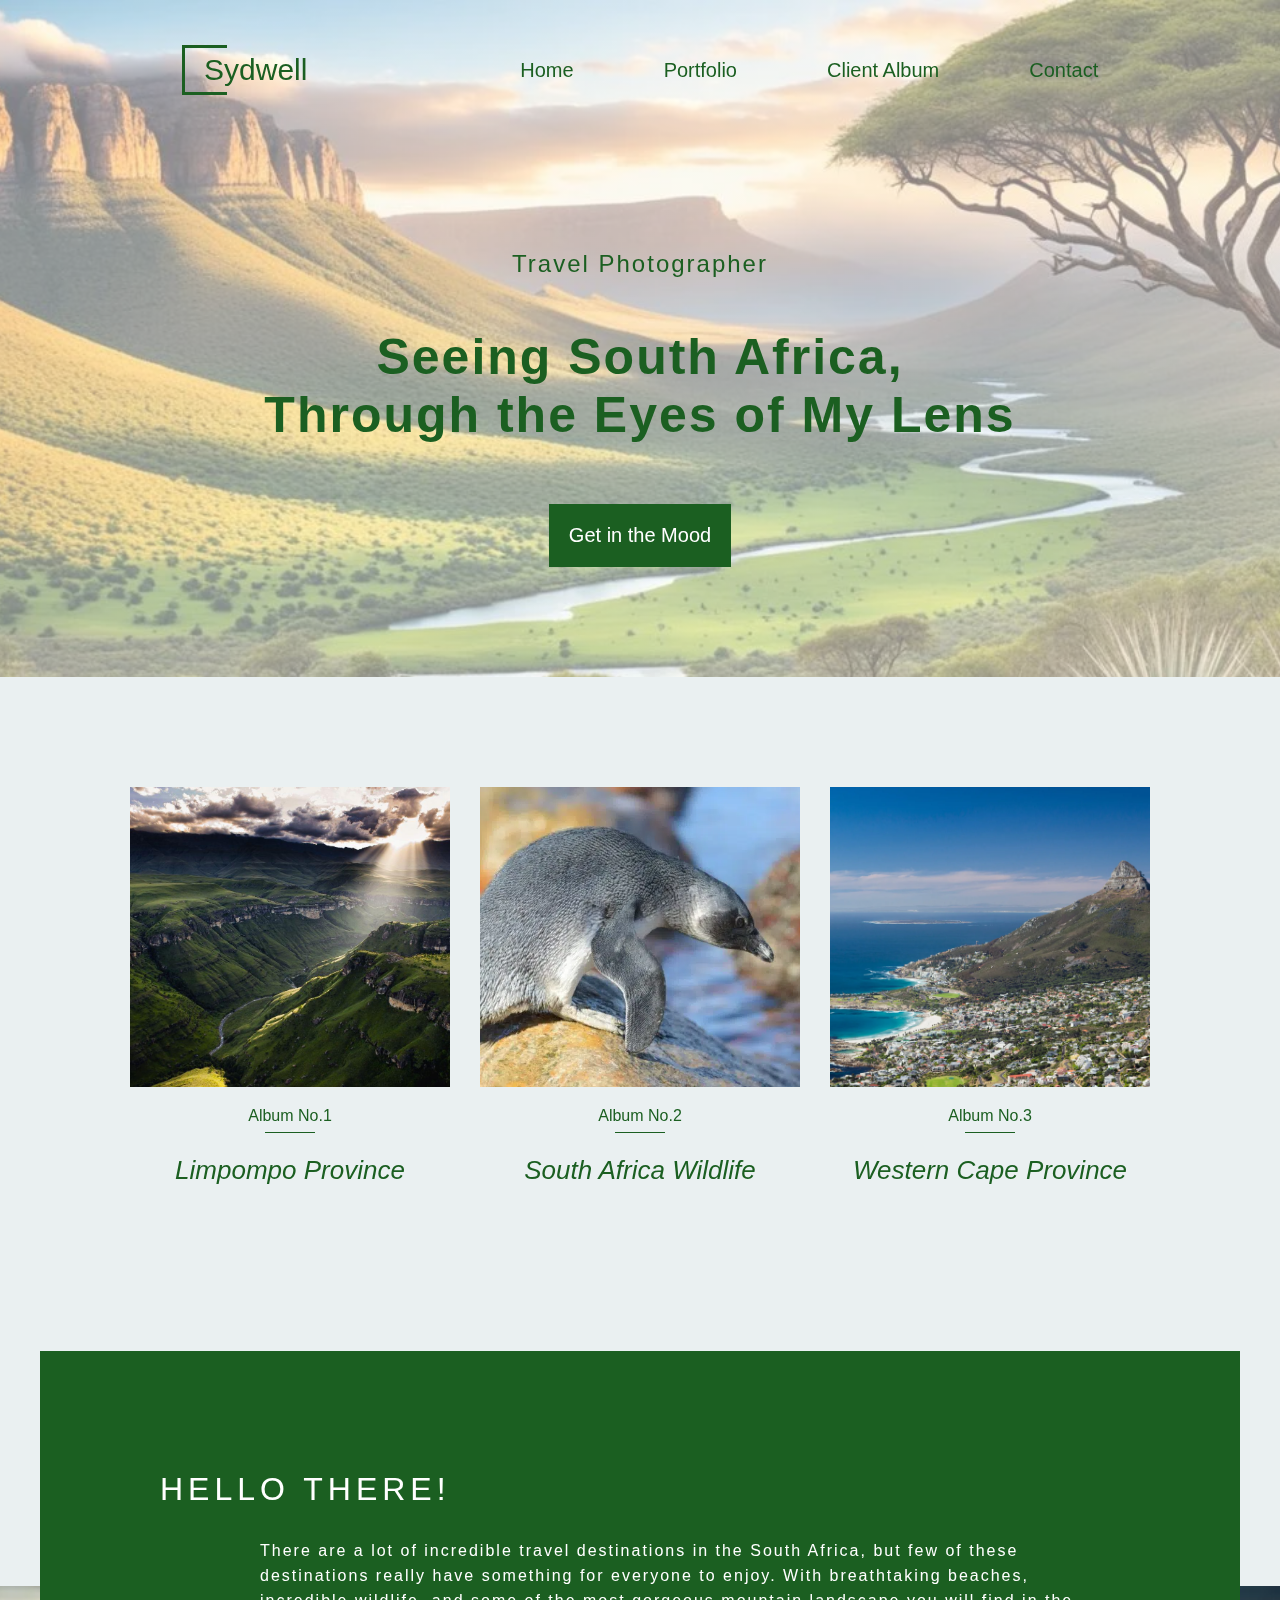
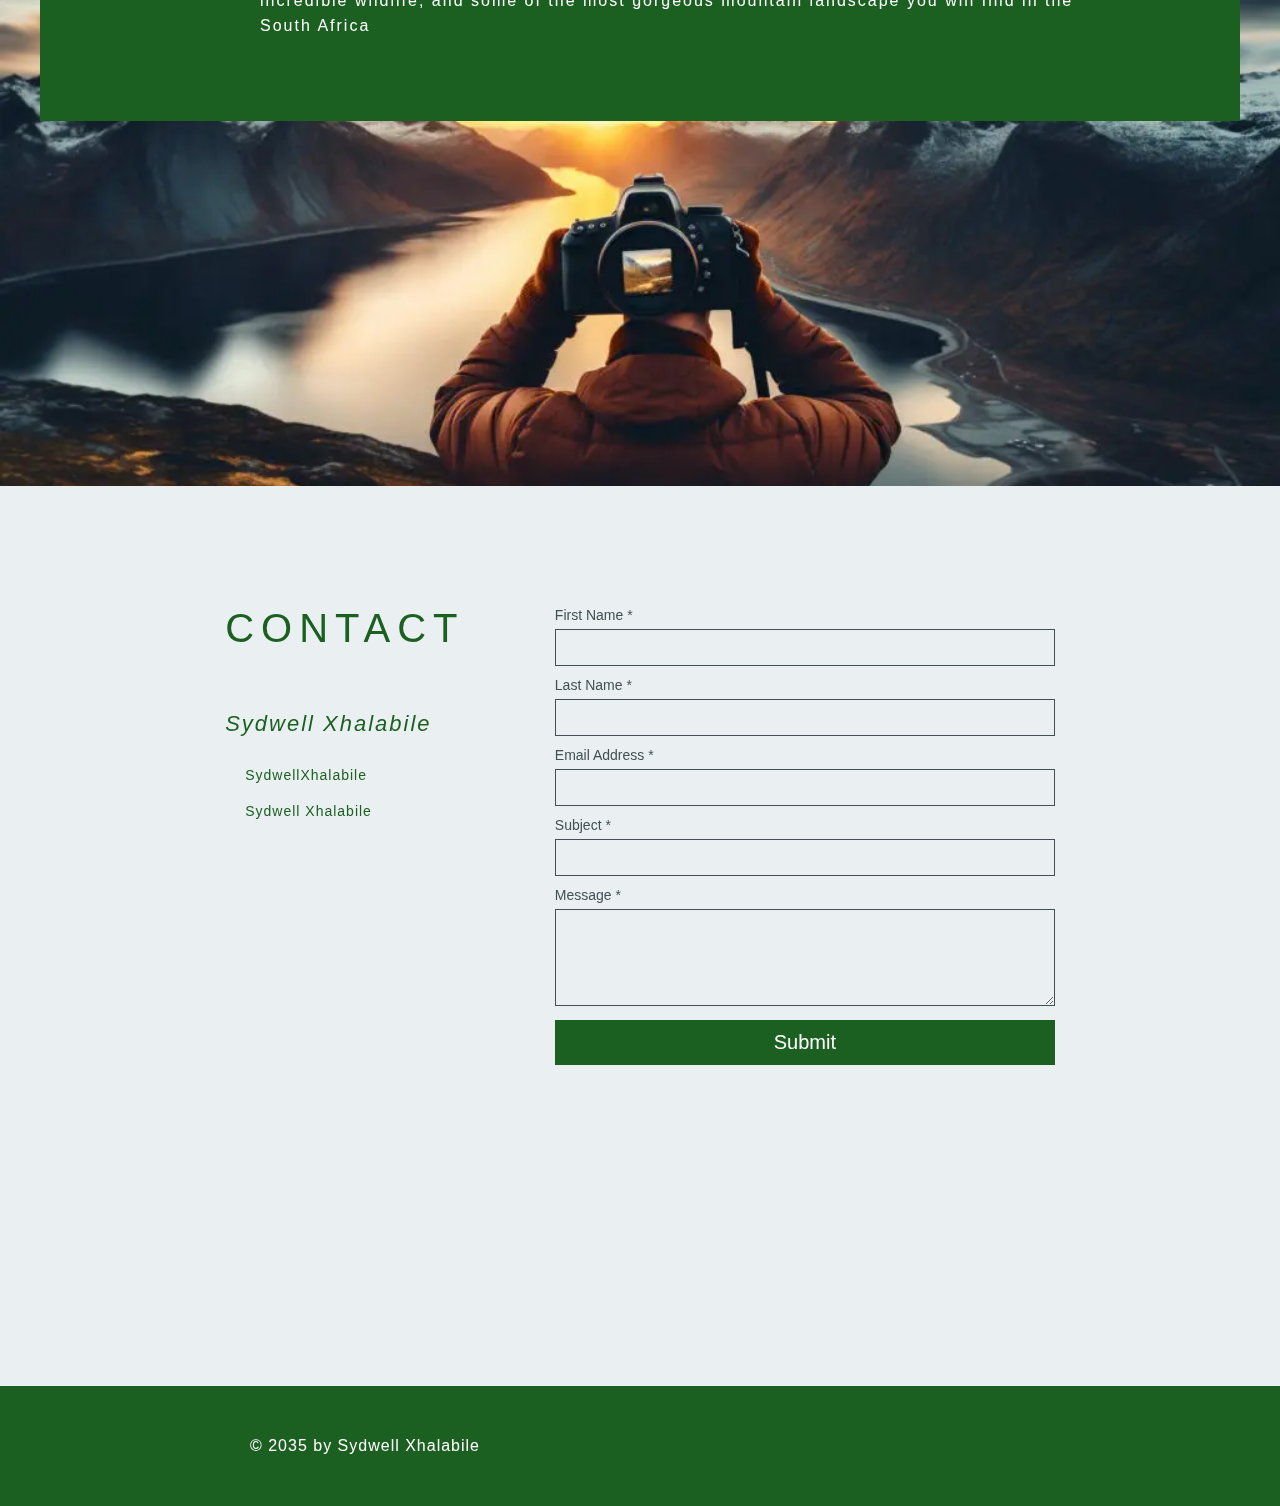
<file: index.html>
<!DOCTYPE html>
<html lang="en">
  <head>
    <meta charset="UTF-8" />
    <meta name="viewport" content="width=device-width, initial-scale=1.0" />
    <link rel="stylesheet" href="styles.css" />
    <title>Sydwel Travel Photographer</title>
    <link
      rel="stylesheet"
      href="https://cdnjs.cloudflare.com/ajax/libs/font-awesome/6.5.2/css/all.min.css"
      integrity="sha512-SnH5WK+bZxgPHs44uWIX+LLJAJ9/2PkPKZ5QiAj6Ta86w+fsb2TkcmfRyVX3pBnMFcV7oQPJkl9QevSCWr3W6A=="
      crossorigin="anonymous"
      referrerpolicy="no-referrer"
    />
  </head>
  <body>
    <div class="container">
      <div class="background-img"></div>
      <div class="content">
        <!------------------Home section--------------->
        <div class="home-section">
          <div class="nav">
            <div class="logo">
              <a href="index.html">Sydwell</a>
            </div>
            <ul id="menu-list">
              <li><a href="index.html">Home</a></li>
              <li><a href="portfolio.html">Portfolio</a></li>
              <li><a href="album.html">Client Album</a></li>
              <li><a href="#contact">Contact</a></li>
              <i class="fa-solid fa-xmark" onclick="closemenu()"></i>
            </ul>
            <i class="fa-solid fa-bars" onclick="openmenu()"></i>
          </div>

          <div class="section-text">
            <h2>Travel Photographer</h2>
            <h1>
              Seeing South Africa,<br />
              Through the Eyes of My Lens
            </h1>
            <div class="btn">
              <a href="portfolio.html">Get in the Mood</a>
            </div>
          </div>
        </div>

        <!------------------Main section--------------->
        <div class="main-section">
          <div class="album">
            <div class="card">
              <div class="card-img">
                <img
                  src="./images/Drakensberg-Mountains-Southern-Africa1.jpg"
                  alt=""
                />
                <img class="img-hover" src="./images/images.jpg" alt="" />
              </div>
              <div class="card-text">
                <p>Album No.1</p>
                <h1>Limpompo Province</h1>
              </div>
            </div>

            <div class="card">
              <div class="card-img">
                <img src="./images/cape.webp" alt="" />
                <img
                  class="img-hover"
                  src="./images/00-Four_South_African_Parks-BW-header1200px.jpg"
                  alt=""
                />
              </div>
              <div class="card-text">
                <p>Album No.2</p>
                <h1>South Africa Wildlife</h1>
              </div>
            </div>

            <div class="card">
              <div class="card-img">
                <img
                  src="../images/Cape-Town_GettyImages-542084513.webp"
                  alt=""
                />
                <img class="img-hover" src="./images/Howick-Falls.jpg" alt="" />
              </div>
              <div class="card-text">
                <p>Album No.3</p>
                <h1>Western Cape Province</h1>
              </div>
            </div>
          </div>

          <div class="box-section">
            <div class="box-text">
              <h1>HELLO THERE!</h1>
              <p>
                There are a lot of incredible travel destinations in the South
                Africa, but few of these destinations really have something for
                everyone to enjoy. With breathtaking beaches, incredible
                wildlife, and some of the most gorgeous mountain landscape you
                will find in the South Africa
              </p>
            </div>
          </div>
        </div>

        <!------------------Contact section--------------->
        <div class="contact-section" id="contact">
          <div class="contact_form">
            <div class="contacts">
              <h1>CONTACT</h1>
              <h2>Sydwell Xhalabile</h2>
              <div class="inst">
                <i class="fa-brands fa-instagram"></i>
                <p>SydwellXhalabile</p>
              </div>
              <div class="face">
                <i class="fa-brands fa-facebook"></i>
                <p>Sydwell Xhalabile</p>
              </div>
            </div>
            <form class="inp-form">
              <div class="form_group">
                <label for="firstName">First Name *</label>
                <input type="text" id="firstName" name="firstName" required />
              </div>
              <div class="form_group">
                <label for="lastName">Last Name *</label>
                <input type="text" id="lastName" name="lastName" required />
              </div>
              <div class="form_group">
                <label for="email">Email Address *</label>
                <input type="email" id="email" name="email" />
              </div>
              <div class="form_group">
                <label for="subject">Subject *</label>
                <input type="text" id="subject" name="subject" required />
              </div>
              <div class="form_group">
                <label for="message">Message *</label>
                <textarea
                  id="message"
                  name="message"
                  rows="5"
                  required
                ></textarea>
              </div>
              <div class="form_group">
                <button type="submit">Submit</button>
              </div>
            </form>
          </div>
        </div>

        <!------------------Contact section--------------->
        <div class="footer">
          <p>© 2035 by Sydwell Xhalabile</p>
          <div class="icons">
            <i class="fa-brands fa-instagram"></i>
            <i class="fa-brands fa-facebook"></i>
          </div>
        </div>
      </div>
    </div>

    <script src="script.js"></script>
  </body>
</html>
</file>
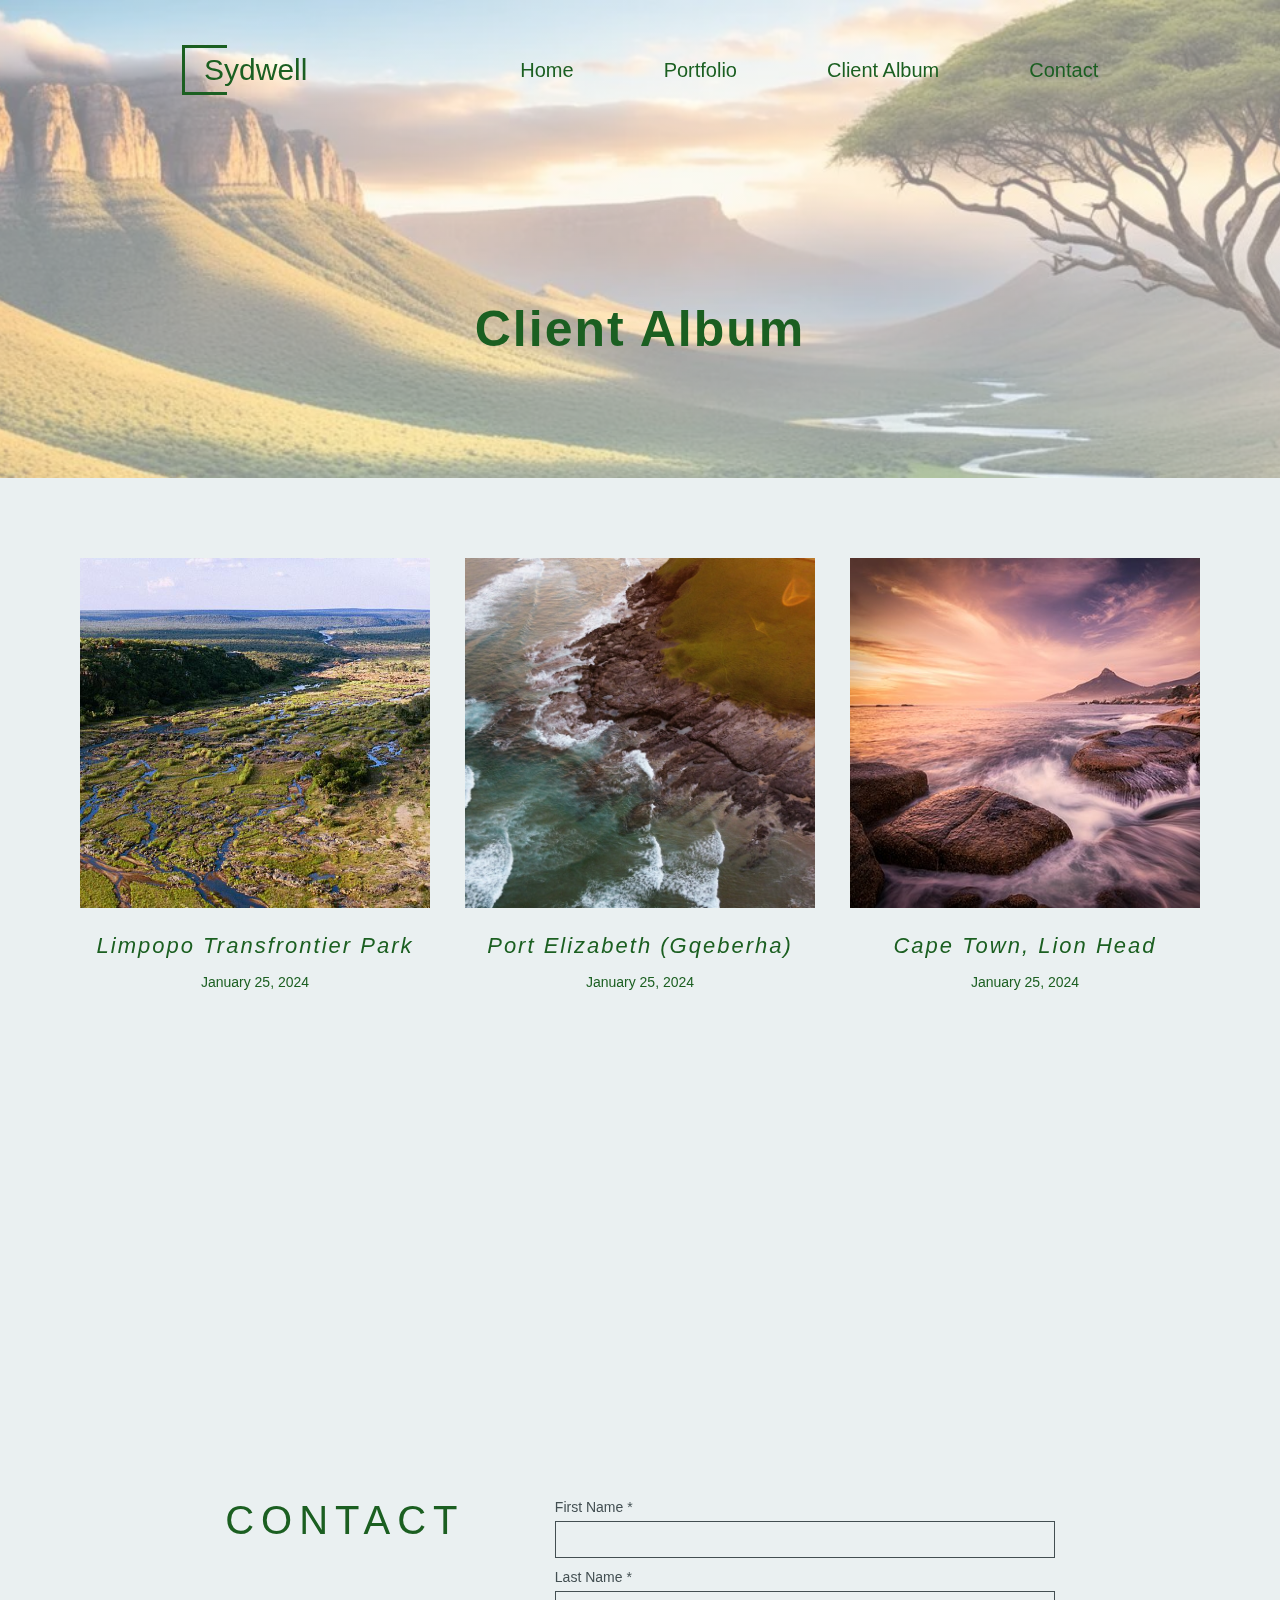
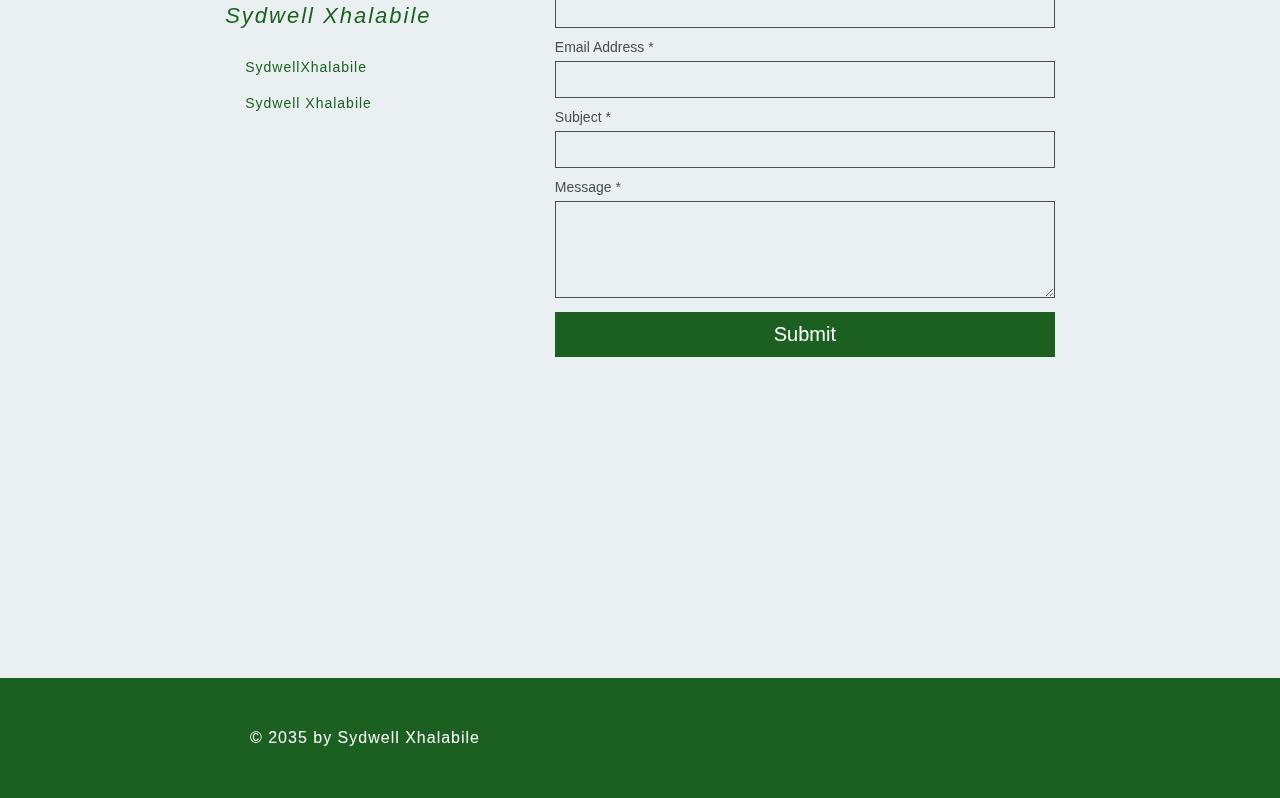
<file: album.html>
<!DOCTYPE html>
<html lang="en">
  <head>
    <meta charset="UTF-8" />
    <meta name="viewport" content="width=device-width, initial-scale=1.0" />
    <link rel="stylesheet" href="styles.css" />
    <title>Sydwel Travel Photographer</title>
    <link
      rel="stylesheet"
      href="https://cdnjs.cloudflare.com/ajax/libs/font-awesome/6.5.2/css/all.min.css"
      integrity="sha512-SnH5WK+bZxgPHs44uWIX+LLJAJ9/2PkPKZ5QiAj6Ta86w+fsb2TkcmfRyVX3pBnMFcV7oQPJkl9QevSCWr3W6A=="
      crossorigin="anonymous"
      referrerpolicy="no-referrer"
    />
  </head>
  <body>
    <div class="container">
      <div class="background-img"></div>
      <div class="content">
        <!------------------Home section--------------->
        <div class="home-section">
          <div class="nav">
            <div class="logo">
              <a href="index.html">Sydwell</a>
            </div>
            <ul id="menu-list">
              <li><a href="index.html">Home</a></li>
              <li><a href="portfolio.html">Portfolio</a></li>
              <li><a href="album.html">Client Album</a></li>
              <li><a href="#contact">Contact</a></li>
              <i class="fa-solid fa-xmark" onclick="closemenu()"></i>
            </ul>
            <i class="fa-solid fa-bars" onclick="openmenu()"></i>
          </div>

          <div class="section-text">
            <h1>Client Album</h1>
            <div class="client-sect">
              <div class="album-card">
                <div class="client-card">
                  <div class="client-img">
                    <img
                      src="./images/mozambique-limpopo-transfrontier.jpg"
                      alt=""
                    />
                  </div>
                  <h2>Limpopo Transfrontier Park</h2>
                  <p>January 25, 2024</p>
                </div>

                <div class="client-card">
                  <div class="client-img">
                    <img
                      src="./images/joshua-gaunt-XvSl4Vptz_o-unsplash_wild-coast-scaled.jpg"
                      alt=""
                    />
                  </div>
                  <h2>Port Elizabeth (Gqeberha)</h2>
                  <p>January 25, 2024</p>
                </div>

                <div class="client-card">
                  <div class="client-img">
                    <img src="./images/capetown.jpg" alt="" />
                  </div>
                  <h2>Cape Town, Lion Head</h2>
                  <p>January 25, 2024</p>
                </div>
              </div>
            </div>
          </div>
        </div>

        <!------------------Contact section--------------->
        <div class="contact-section" id="contact">
          <div class="contact_form">
            <div class="contacts">
              <h1>CONTACT</h1>
              <h2>Sydwell Xhalabile</h2>
              <div class="inst">
                <i class="fa-brands fa-instagram"></i>
                <p>SydwellXhalabile</p>
              </div>
              <div class="face">
                <i class="fa-brands fa-facebook"></i>
                <p>Sydwell Xhalabile</p>
              </div>
            </div>
            <form class="inp-form">
              <div class="form_group">
                <label for="firstName">First Name *</label>
                <input type="text" id="firstName" name="firstName" required />
              </div>
              <div class="form_group">
                <label for="lastName">Last Name *</label>
                <input type="text" id="lastName" name="lastName" required />
              </div>
              <div class="form_group">
                <label for="email">Email Address *</label>
                <input type="email" id="email" name="email" />
              </div>
              <div class="form_group">
                <label for="subject">Subject *</label>
                <input type="text" id="subject" name="subject" required />
              </div>
              <div class="form_group">
                <label for="message">Message *</label>
                <textarea
                  id="message"
                  name="message"
                  rows="5"
                  required
                ></textarea>
              </div>
              <div class="form_group">
                <button type="submit">Submit</button>
              </div>
            </form>
          </div>
        </div>

        <!------------------Contact section--------------->
        <div class="footer">
          <p>© 2035 by Sydwell Xhalabile</p>
          <div class="icons">
            <i class="fa-brands fa-instagram"></i>
            <i class="fa-brands fa-facebook"></i>
          </div>
        </div>
      </div>
    </div>

    <script src="script.js"></script>
  </body>
</html>
</file>
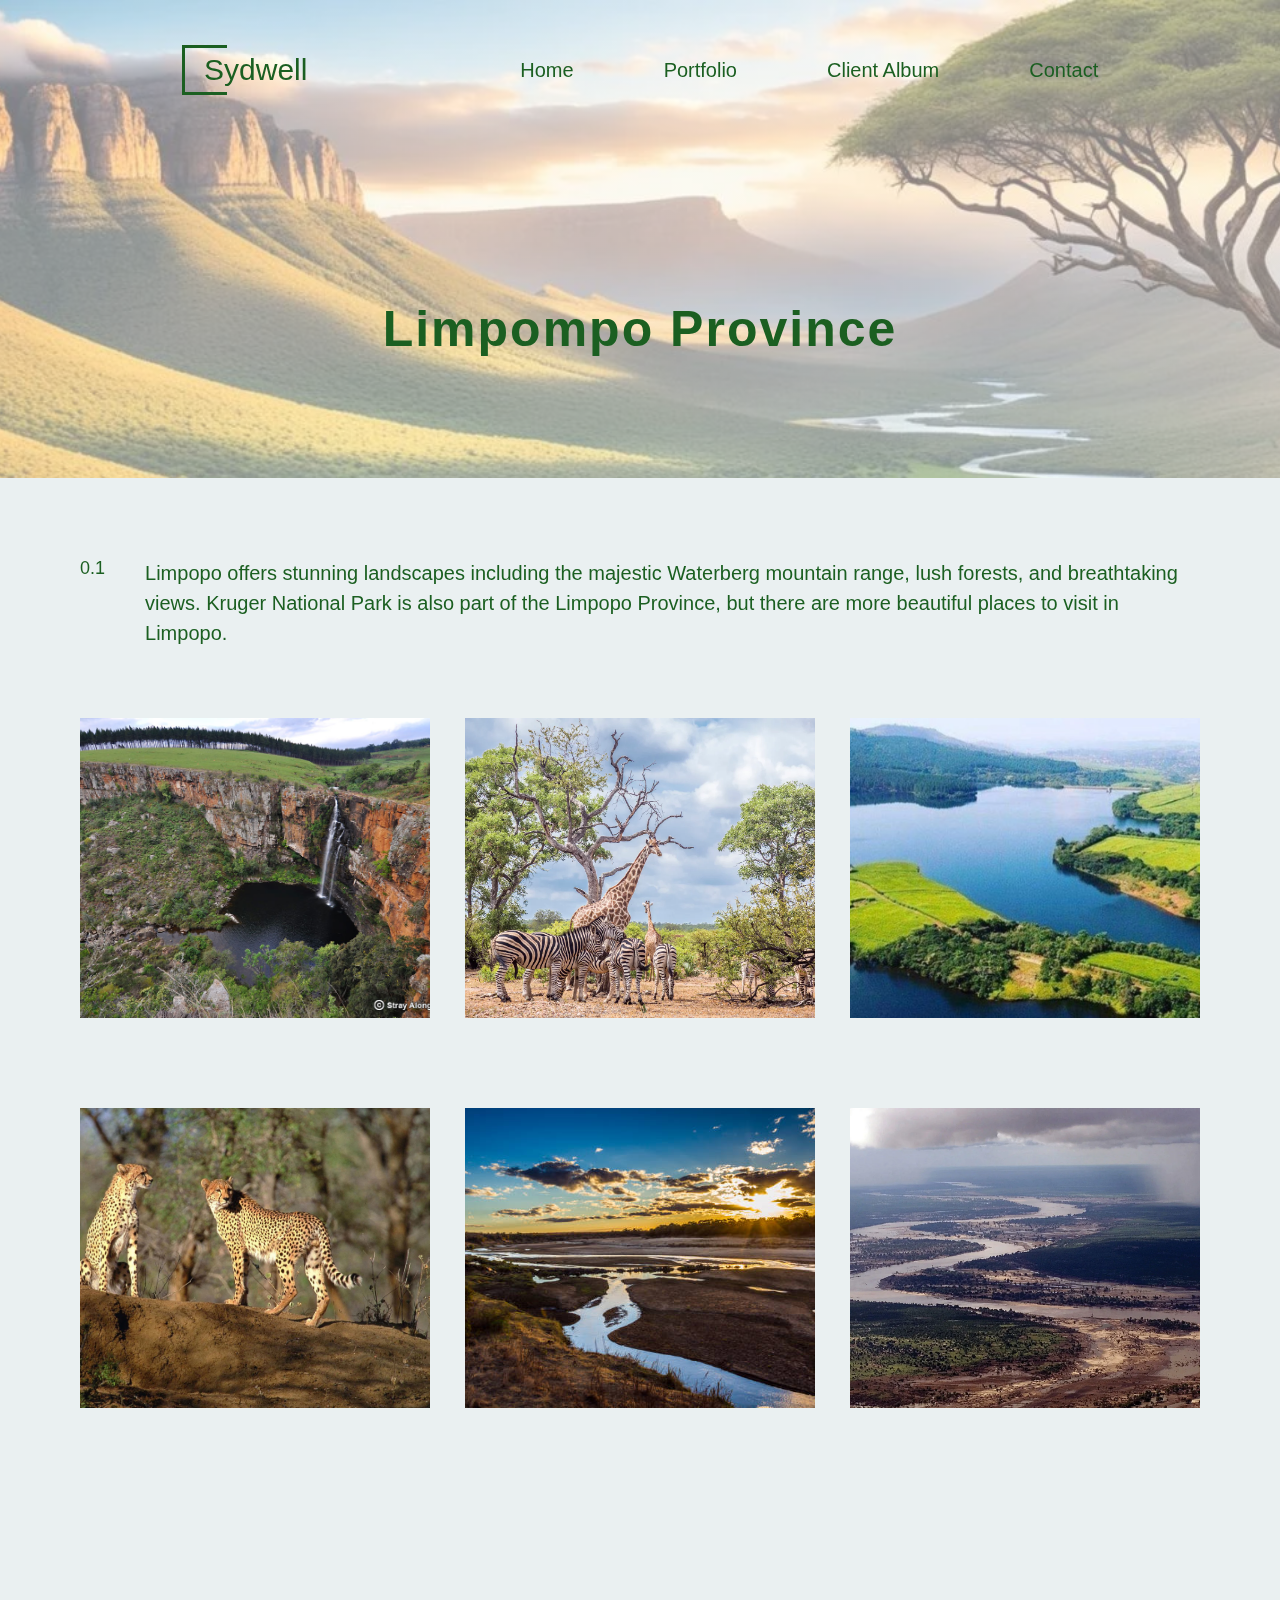
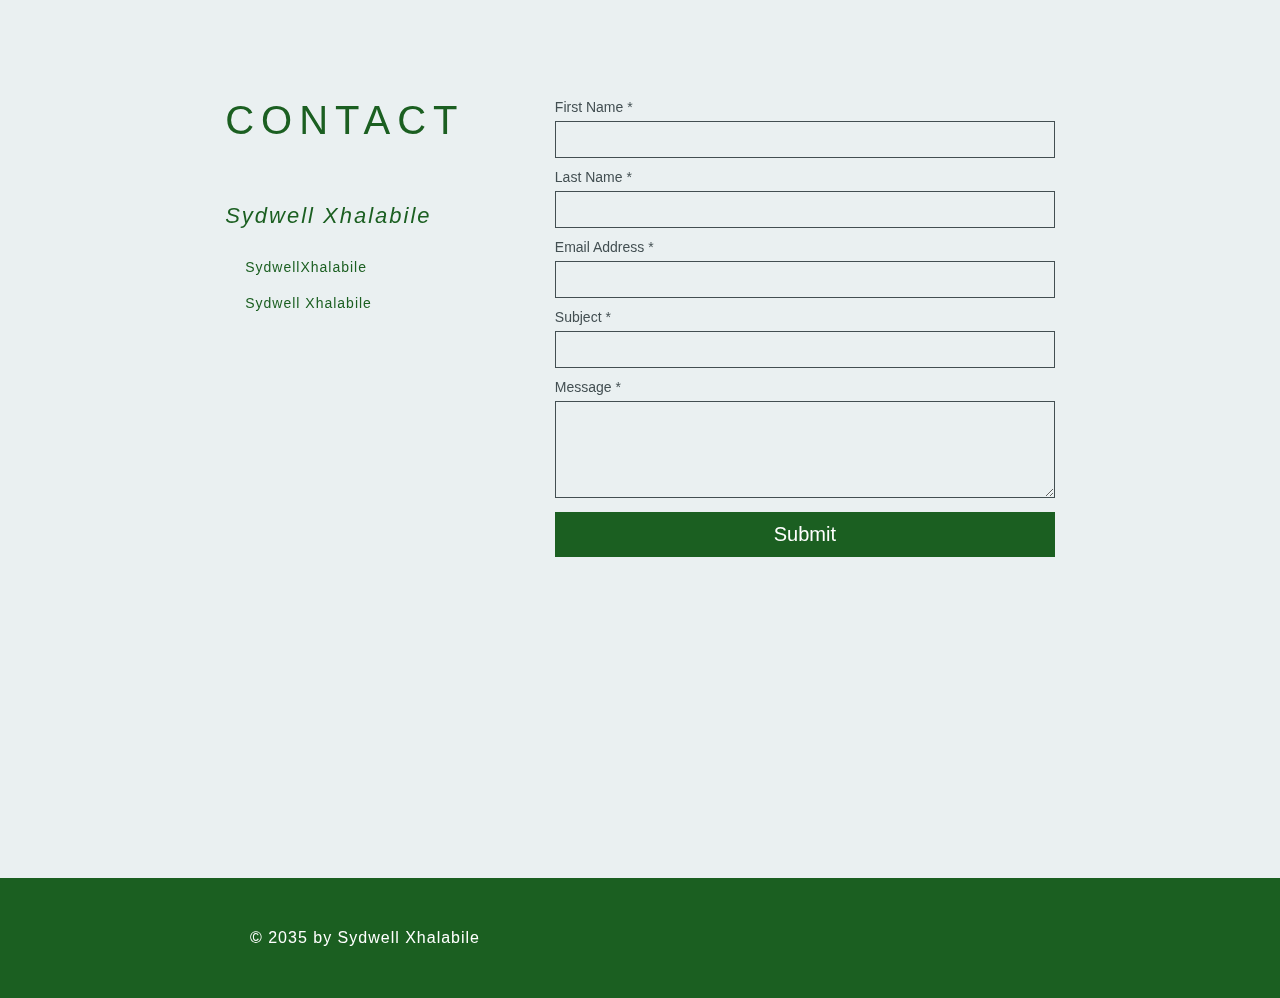
<file: limpompo - Copy.html>
<!DOCTYPE html>
<html lang="en">
  <head>
    <meta charset="UTF-8" />
    <meta name="viewport" content="width=device-width, initial-scale=1.0" />
    <link rel="stylesheet" href="styles.css" />
    <title>Sydwel Travel Photographer</title>
    <link
      rel="stylesheet"
      href="https://cdnjs.cloudflare.com/ajax/libs/font-awesome/6.5.2/css/all.min.css"
      integrity="sha512-SnH5WK+bZxgPHs44uWIX+LLJAJ9/2PkPKZ5QiAj6Ta86w+fsb2TkcmfRyVX3pBnMFcV7oQPJkl9QevSCWr3W6A=="
      crossorigin="anonymous"
      referrerpolicy="no-referrer"
    />
  </head>
  <body>
    <div class="container">
      <div class="background-img"></div>
      <div class="content">
        <!------------------Home section--------------->
        <div class="home-section">
          <div class="nav">
            <div class="logo">
              <a href="index.html">Sydwell</a>
            </div>
            <ul id="menu-list">
              <li><a href="index.html">Home</a></li>
              <li><a href="portfolio.html">Portfolio</a></li>
              <li><a href="#">Client Album</a></li>
              <li><a href="#contact">Contact</a></li>
              <i class="fa-solid fa-xmark" onclick="closemenu()"></i>
            </ul>
            <i class="fa-solid fa-bars" onclick="openmenu()"></i>
          </div>

          <div class="section-text">
            <h1>Limpompo Province</h1>
            <div class="limpompo-section">
              <div class="lim-text">
                <div class="numbering">0.1</div>
                <p>
                  Limpopo offers stunning landscapes including the majestic
                  Waterberg mountain range, lush forests, and breathtaking
                  views. Kruger National Park is also part of the Limpopo
                  Province, but there are more beautiful places to visit in
                  Limpopo.
                </p>
              </div>
              <div class="lim-images">
                <div class="lim-card">
                  <img src="./images/Berlin-Falls.jpg" alt="" />
                </div>
                <div class="lim-card">
                  <img
                    src="./images/blog-ratgeber-suedafrika-limpopo-giraffe-natucate.webp"
                    alt=""
                  />
                </div>
                <div class="lim-card">
                  <img src="./images/Thathe-Vondo-Forest-719x431.png" alt="" />
                </div>
              </div>

              <div class="lim-images">
                <div class="lim-card">
                  <img src="./images/57029-Kruger-National-Park.jpg" alt="" />
                </div>
                <div class="lim-card">
                  <img
                    src="./images/istockphoto-1027536414-612x612.jpg"
                    alt=""
                  />
                </div>
                <div class="lim-card">
                  <img src="./images/Limpopo-River-Mozambique.webp" alt="" />
                </div>
              </div>
            </div>
          </div>
        </div>

        <!------------------Contact section--------------->
        <div class="contact-section" id="contact">
          <div class="contact_form">
            <div class="contacts">
              <h1>CONTACT</h1>
              <h2>Sydwell Xhalabile</h2>
              <div class="inst">
                <i class="fa-brands fa-instagram"></i>
                <p>SydwellXhalabile</p>
              </div>
              <div class="face">
                <i class="fa-brands fa-facebook"></i>
                <p>Sydwell Xhalabile</p>
              </div>
            </div>
            <form class="inp-form">
              <div class="form_group">
                <label for="firstName">First Name *</label>
                <input type="text" id="firstName" name="firstName" required />
              </div>
              <div class="form_group">
                <label for="lastName">Last Name *</label>
                <input type="text" id="lastName" name="lastName" required />
              </div>
              <div class="form_group">
                <label for="email">Email Address *</label>
                <input type="email" id="email" name="email" />
              </div>
              <div class="form_group">
                <label for="subject">Subject *</label>
                <input type="text" id="subject" name="subject" required />
              </div>
              <div class="form_group">
                <label for="message">Message *</label>
                <textarea
                  id="message"
                  name="message"
                  rows="5"
                  required
                ></textarea>
              </div>
              <div class="form_group">
                <button type="submit">Submit</button>
              </div>
            </form>
          </div>
        </div>

        <!------------------Contact section--------------->
        <div class="footer">
          <p>© 2035 by Sydwell Xhalabile</p>
          <div class="icons">
            <i class="fa-brands fa-instagram"></i>
            <i class="fa-brands fa-facebook"></i>
          </div>
        </div>
      </div>
    </div>

    <script src="script.js"></script>
  </body>
</html>
</file>
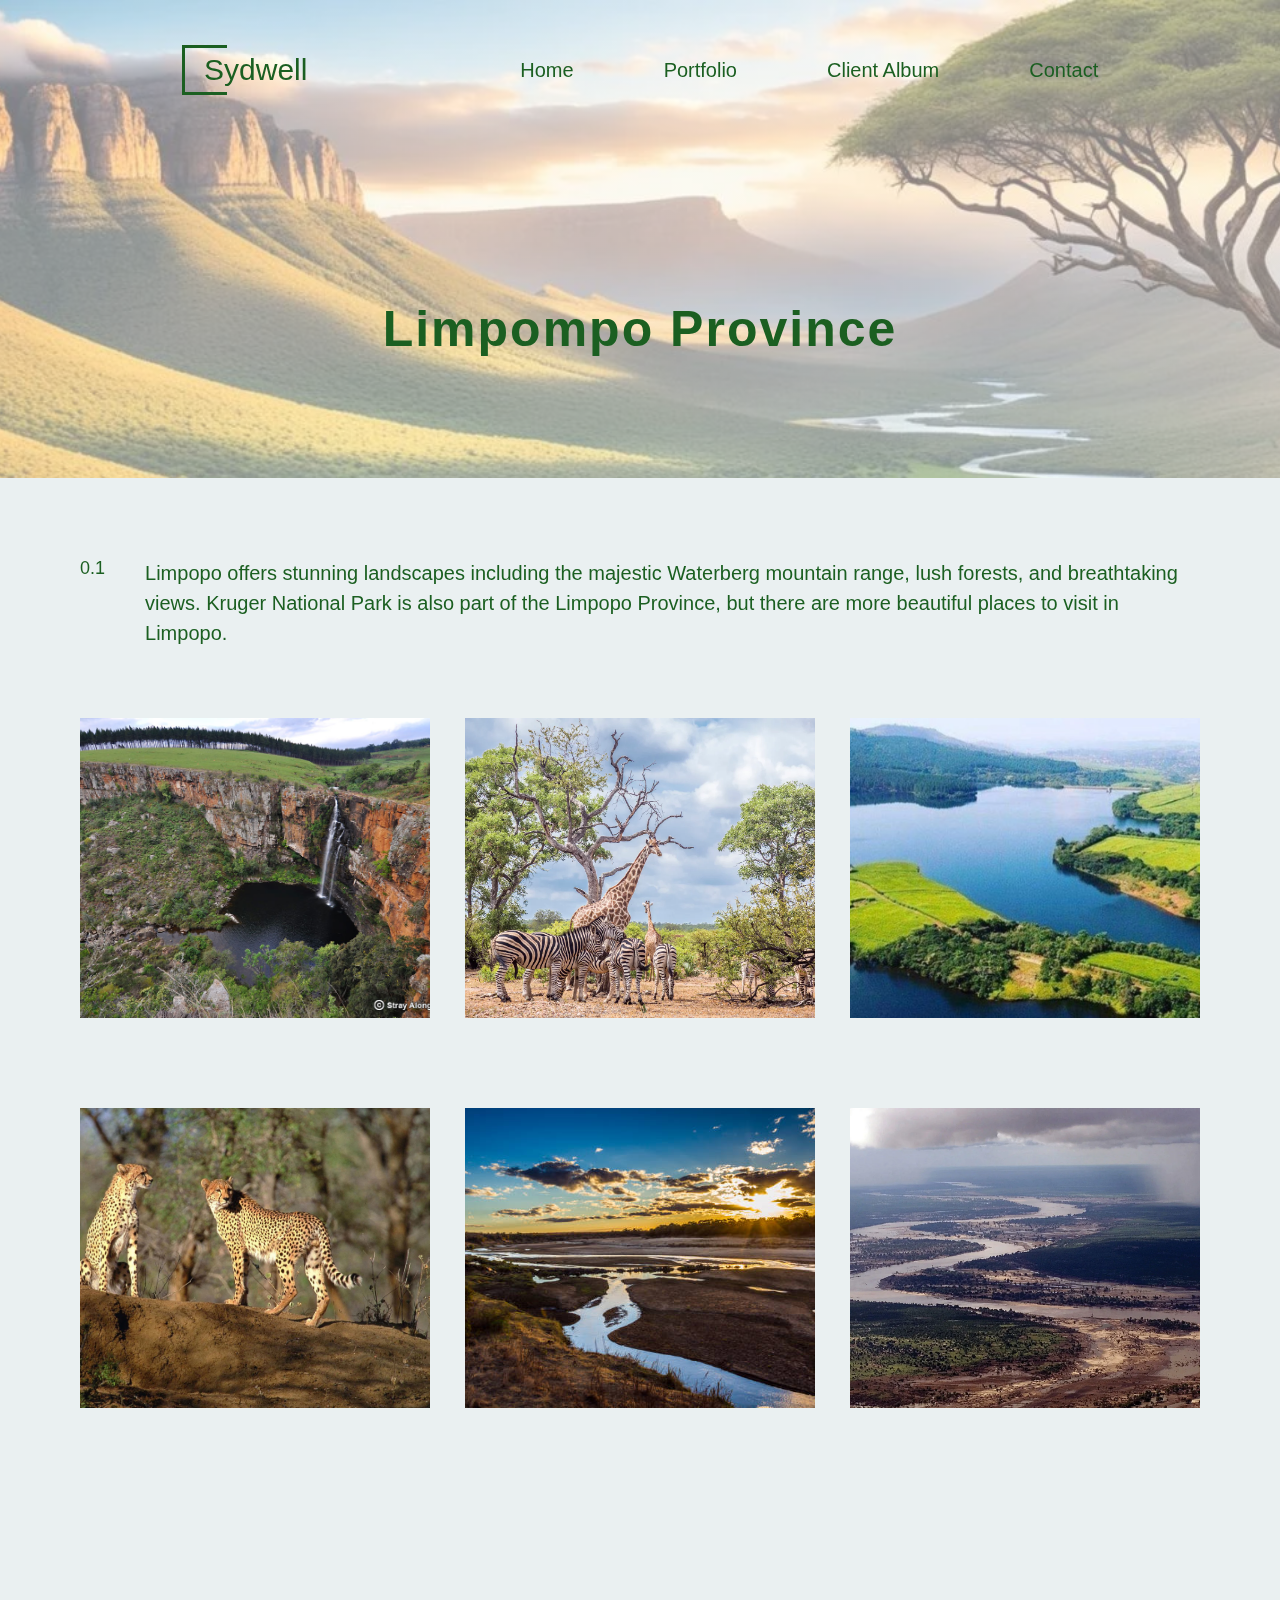
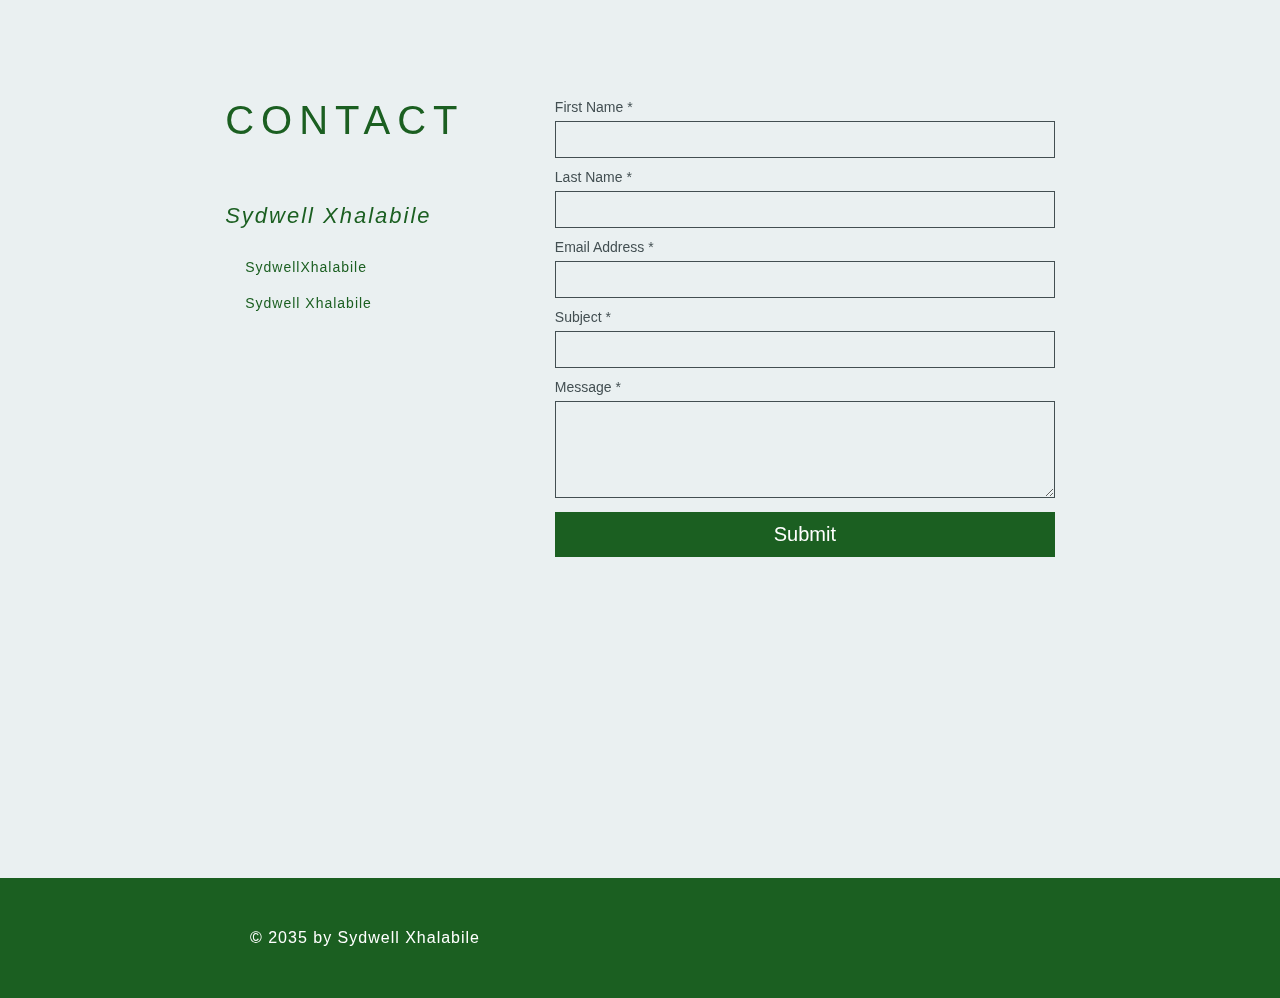
<file: limpompo.html>
<!DOCTYPE html>
<html lang="en">
  <head>
    <meta charset="UTF-8" />
    <meta name="viewport" content="width=device-width, initial-scale=1.0" />
    <link rel="stylesheet" href="styles.css" />
    <title>Sydwel Travel Photographer</title>
    <link
      rel="stylesheet"
      href="https://cdnjs.cloudflare.com/ajax/libs/font-awesome/6.5.2/css/all.min.css"
      integrity="sha512-SnH5WK+bZxgPHs44uWIX+LLJAJ9/2PkPKZ5QiAj6Ta86w+fsb2TkcmfRyVX3pBnMFcV7oQPJkl9QevSCWr3W6A=="
      crossorigin="anonymous"
      referrerpolicy="no-referrer"
    />
  </head>
  <body>
    <div class="container">
      <div class="background-img"></div>
      <div class="content">
        <!------------------Home section--------------->
        <div class="home-section">
          <div class="nav">
            <div class="logo">
              <a href="index.html">Sydwell</a>
            </div>
            <ul id="menu-list">
              <li><a href="index.html">Home</a></li>
              <li><a href="portfolio.html">Portfolio</a></li>
              <li><a href="album.html">Client Album</a></li>
              <li><a href="#contact">Contact</a></li>
              <i class="fa-solid fa-xmark" onclick="closemenu()"></i>
            </ul>
            <i class="fa-solid fa-bars" onclick="openmenu()"></i>
          </div>

          <div class="section-text">
            <h1>Limpompo Province</h1>
            <div class="limpompo-section">
              <div class="lim-text">
                <div class="numbering">0.1</div>
                <p>
                  Limpopo offers stunning landscapes including the majestic
                  Waterberg mountain range, lush forests, and breathtaking
                  views. Kruger National Park is also part of the Limpopo
                  Province, but there are more beautiful places to visit in
                  Limpopo.
                </p>
              </div>
              <div class="lim-images">
                <div class="lim-card">
                  <img src="./images/Berlin-Falls.jpg" alt="" />
                </div>
                <div class="lim-card">
                  <img
                    src="./images/blog-ratgeber-suedafrika-limpopo-giraffe-natucate.webp"
                    alt=""
                  />
                </div>
                <div class="lim-card">
                  <img src="./images/Thathe-Vondo-Forest-719x431.png" alt="" />
                </div>
              </div>

              <div class="lim-images">
                <div class="lim-card">
                  <img src="./images/57029-Kruger-National-Park.jpg" alt="" />
                </div>
                <div class="lim-card">
                  <img
                    src="./images/istockphoto-1027536414-612x612.jpg"
                    alt=""
                  />
                </div>
                <div class="lim-card">
                  <img src="./images/Limpopo-River-Mozambique.webp" alt="" />
                </div>
              </div>
            </div>
          </div>
        </div>

        <!------------------Contact section--------------->
        <div class="contact-section" id="contact">
          <div class="contact_form">
            <div class="contacts">
              <h1>CONTACT</h1>
              <h2>Sydwell Xhalabile</h2>
              <div class="inst">
                <i class="fa-brands fa-instagram"></i>
                <p>SydwellXhalabile</p>
              </div>
              <div class="face">
                <i class="fa-brands fa-facebook"></i>
                <p>Sydwell Xhalabile</p>
              </div>
            </div>
            <form class="inp-form">
              <div class="form_group">
                <label for="firstName">First Name *</label>
                <input type="text" id="firstName" name="firstName" required />
              </div>
              <div class="form_group">
                <label for="lastName">Last Name *</label>
                <input type="text" id="lastName" name="lastName" required />
              </div>
              <div class="form_group">
                <label for="email">Email Address *</label>
                <input type="email" id="email" name="email" />
              </div>
              <div class="form_group">
                <label for="subject">Subject *</label>
                <input type="text" id="subject" name="subject" required />
              </div>
              <div class="form_group">
                <label for="message">Message *</label>
                <textarea
                  id="message"
                  name="message"
                  rows="5"
                  required
                ></textarea>
              </div>
              <div class="form_group">
                <button type="submit">Submit</button>
              </div>
            </form>
          </div>
        </div>

        <!------------------Contact section--------------->
        <div class="footer">
          <p>© 2035 by Sydwell Xhalabile</p>
          <div class="icons">
            <i class="fa-brands fa-instagram"></i>
            <i class="fa-brands fa-facebook"></i>
          </div>
        </div>
      </div>
    </div>

    <script src="script.js"></script>
  </body>
</html>
</file>
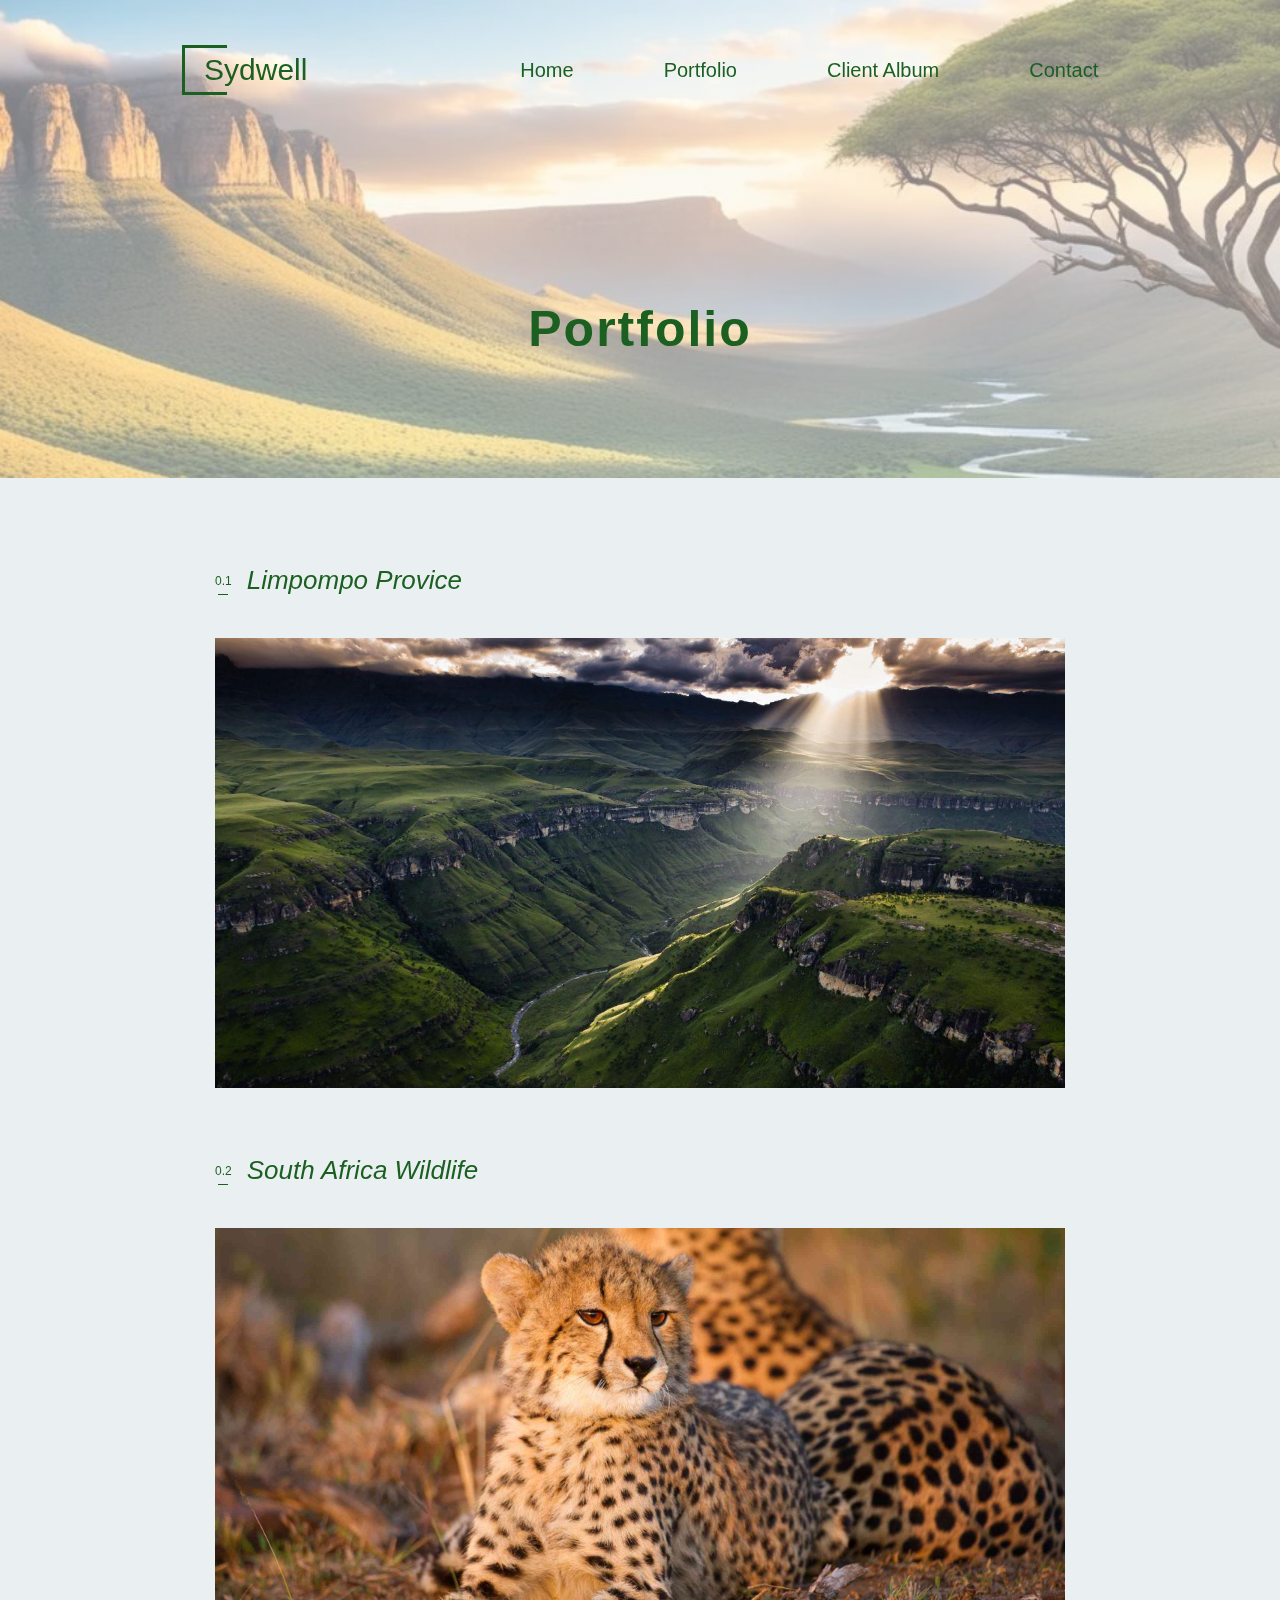
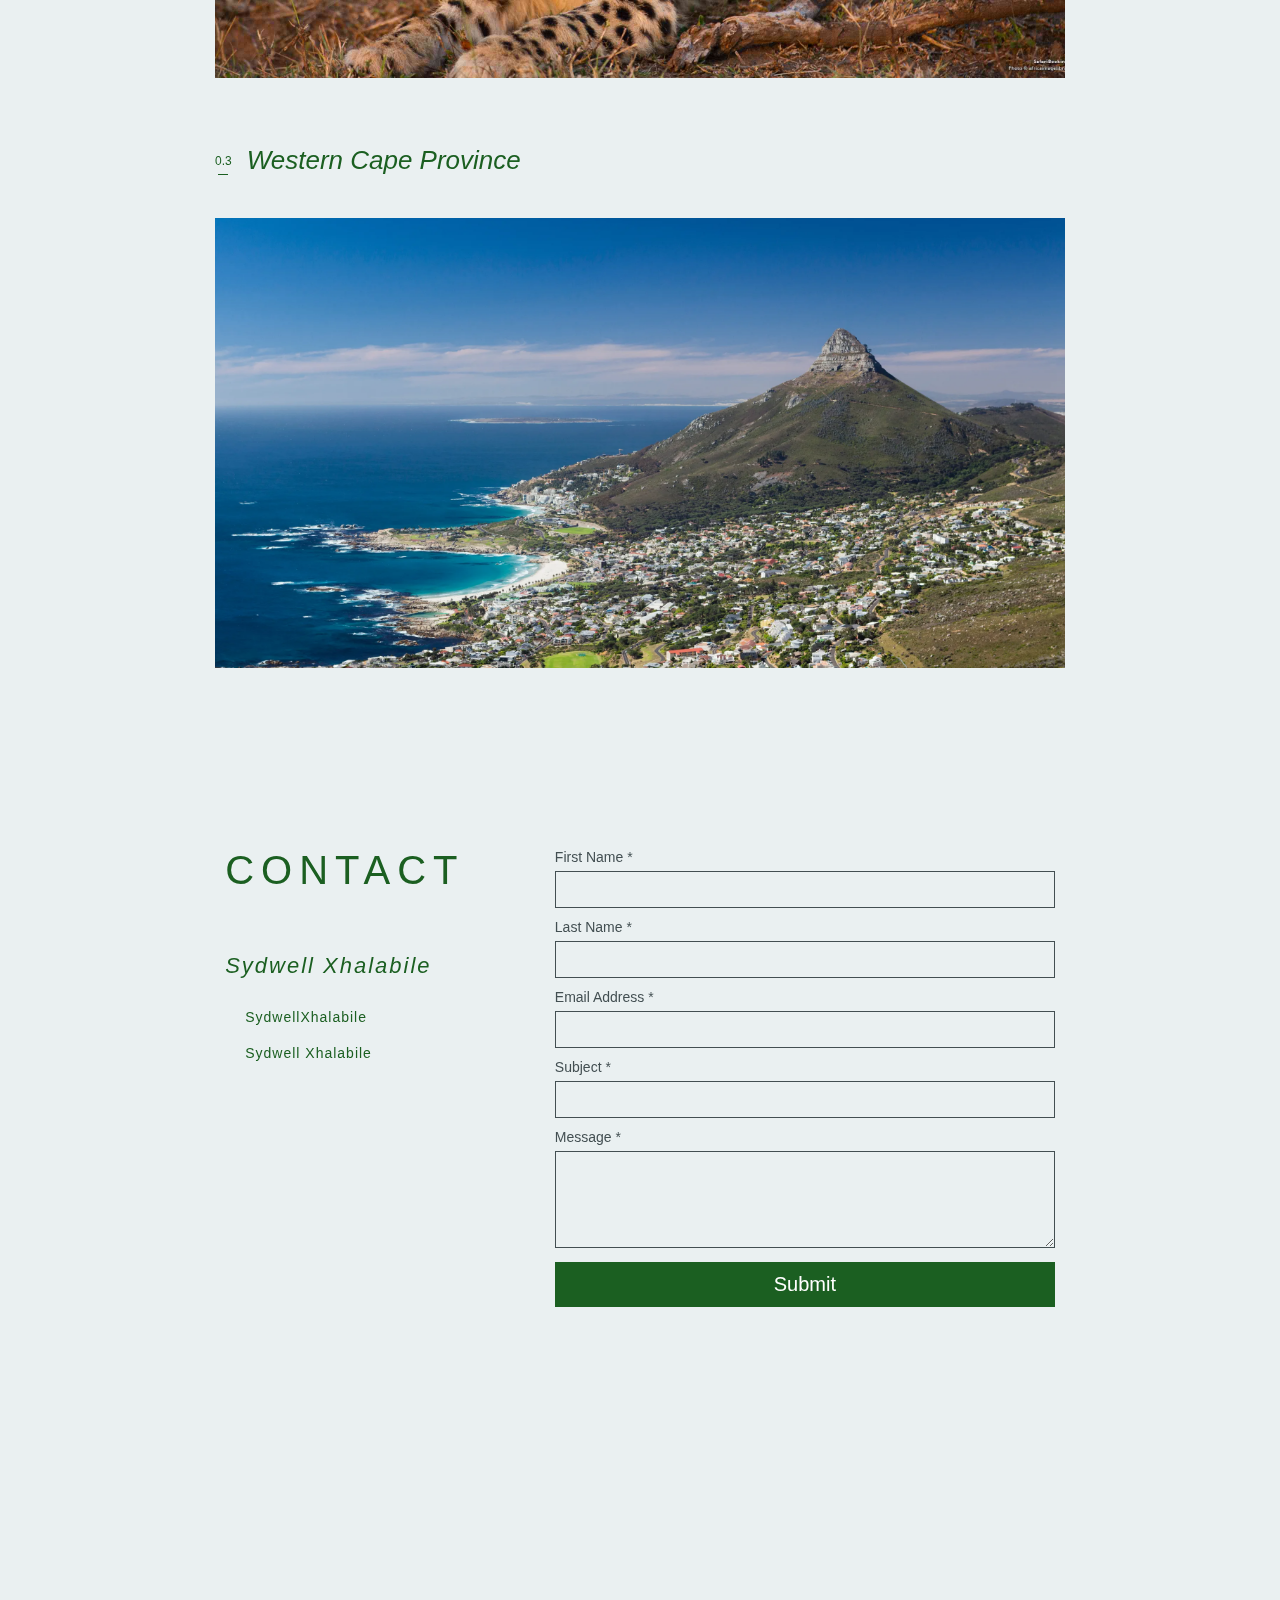
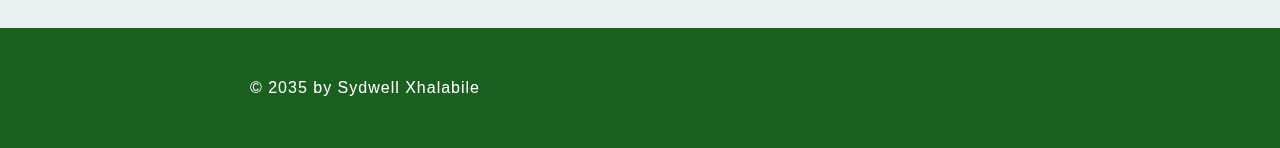
<file: Portfolio.html>
<!DOCTYPE html>
<html lang="en">
  <head>
    <meta charset="UTF-8" />
    <meta name="viewport" content="width=device-width, initial-scale=1.0" />
    <link rel="stylesheet" href="styles.css" />
    <title>Sydwel Travel Photographer</title>
    <link
      rel="stylesheet"
      href="https://cdnjs.cloudflare.com/ajax/libs/font-awesome/6.5.2/css/all.min.css"
      integrity="sha512-SnH5WK+bZxgPHs44uWIX+LLJAJ9/2PkPKZ5QiAj6Ta86w+fsb2TkcmfRyVX3pBnMFcV7oQPJkl9QevSCWr3W6A=="
      crossorigin="anonymous"
      referrerpolicy="no-referrer"
    />
  </head>
  <body>
    <div class="container">
      <div class="background-img"></div>
      <div class="content">
        <!------------------Home section--------------->
        <div class="home-section">
          <div class="nav">
            <div class="logo">
              <a href="index.html">Sydwell</a>
            </div>
            <ul id="menu-list">
              <li><a href="index.html">Home</a></li>
              <li><a href="portfolio.html">Portfolio</a></li>
              <li><a href="album.html">Client Album</a></li>
              <li><a href="#contact">Contact</a></li>
              <i class="fa-solid fa-xmark" onclick="closemenu()"></i>
            </ul>
            <i class="fa-solid fa-bars" onclick="openmenu()"></i>
          </div>

          <div class="section-text">
            <h1>Portfolio</h1>
            <div class="portfolio-sect">
              <div class="portfolio-card">
                <div class="port-card">
                  <div class="text">
                    <div class="num">0.1</div>
                    <p>Limpompo Provice</p>
                    <a href="limpompo.html"
                      ><i class="fa-solid fa-arrow-right"></i
                    ></a>
                  </div>
                  <div class="port-img">
                    <img
                      src="./images/Drakensberg-Mountains-Southern-Africa1.jpg"
                      alt=""
                    />
                  </div>
                </div>

                <div class="port-card">
                  <div class="text">
                    <div class="num">0.2</div>
                    <p>South Africa Wildlife</p>
                    <a href="south-Africa.html"
                      ><i class="fa-solid fa-arrow-right"></i
                    ></a>
                  </div>
                  <div class="port-img">
                    <img
                      src="./images/00-Four_South_African_Parks-BW-header1200px.jpg"
                      alt=""
                    />
                  </div>
                </div>

                <div class="port-card">
                  <div class="text">
                    <div class="num">0.3</div>
                    <p>Western Cape Province</p>
                    <a href="western-cape.html"
                      ><i class="fa-solid fa-arrow-right"></i
                    ></a>
                  </div>
                  <div class="port-img">
                    <img
                      src="./images/Cape-Town_GettyImages-542084513.webp"
                      alt=""
                    />
                  </div>
                </div>
              </div>
            </div>
          </div>
        </div>

        <!------------------Contact section--------------->
        <div class="contact-section" id="contact">
          <div class="contact_form">
            <div class="contacts">
              <h1>CONTACT</h1>
              <h2>Sydwell Xhalabile</h2>
              <div class="inst">
                <i class="fa-brands fa-instagram"></i>
                <p>SydwellXhalabile</p>
              </div>
              <div class="face">
                <i class="fa-brands fa-facebook"></i>
                <p>Sydwell Xhalabile</p>
              </div>
            </div>
            <form class="inp-form">
              <div class="form_group">
                <label for="firstName">First Name *</label>
                <input type="text" id="firstName" name="firstName" required />
              </div>
              <div class="form_group">
                <label for="lastName">Last Name *</label>
                <input type="text" id="lastName" name="lastName" required />
              </div>
              <div class="form_group">
                <label for="email">Email Address *</label>
                <input type="email" id="email" name="email" />
              </div>
              <div class="form_group">
                <label for="subject">Subject *</label>
                <input type="text" id="subject" name="subject" required />
              </div>
              <div class="form_group">
                <label for="message">Message *</label>
                <textarea
                  id="message"
                  name="message"
                  rows="5"
                  required
                ></textarea>
              </div>
              <div class="form_group">
                <button type="submit">Submit</button>
              </div>
            </form>
          </div>
        </div>

        <!------------------Contact section--------------->
        <div class="footer">
          <p>© 2035 by Sydwell Xhalabile</p>
          <div class="icons">
            <i class="fa-brands fa-instagram"></i>
            <i class="fa-brands fa-facebook"></i>
          </div>
        </div>
      </div>
    </div>

    <script src="script.js"></script>
  </body>
</html>
</file>
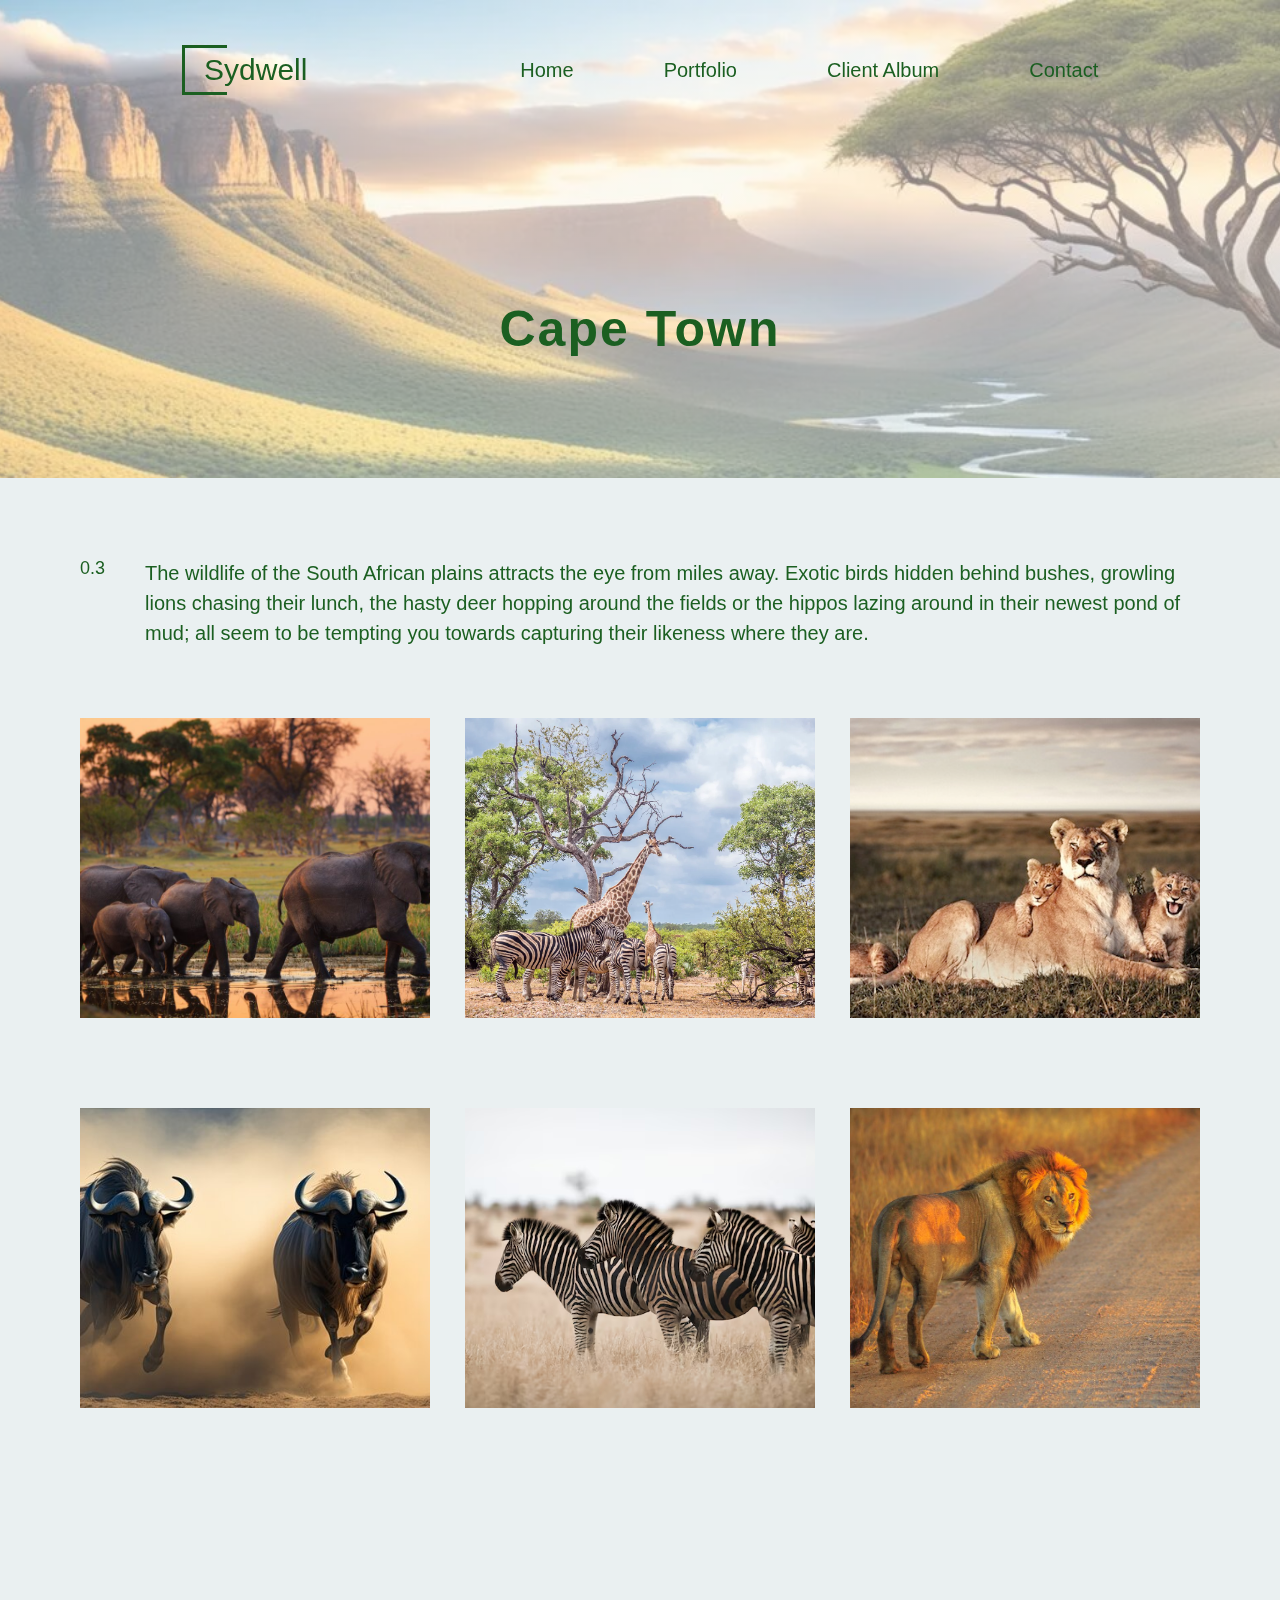
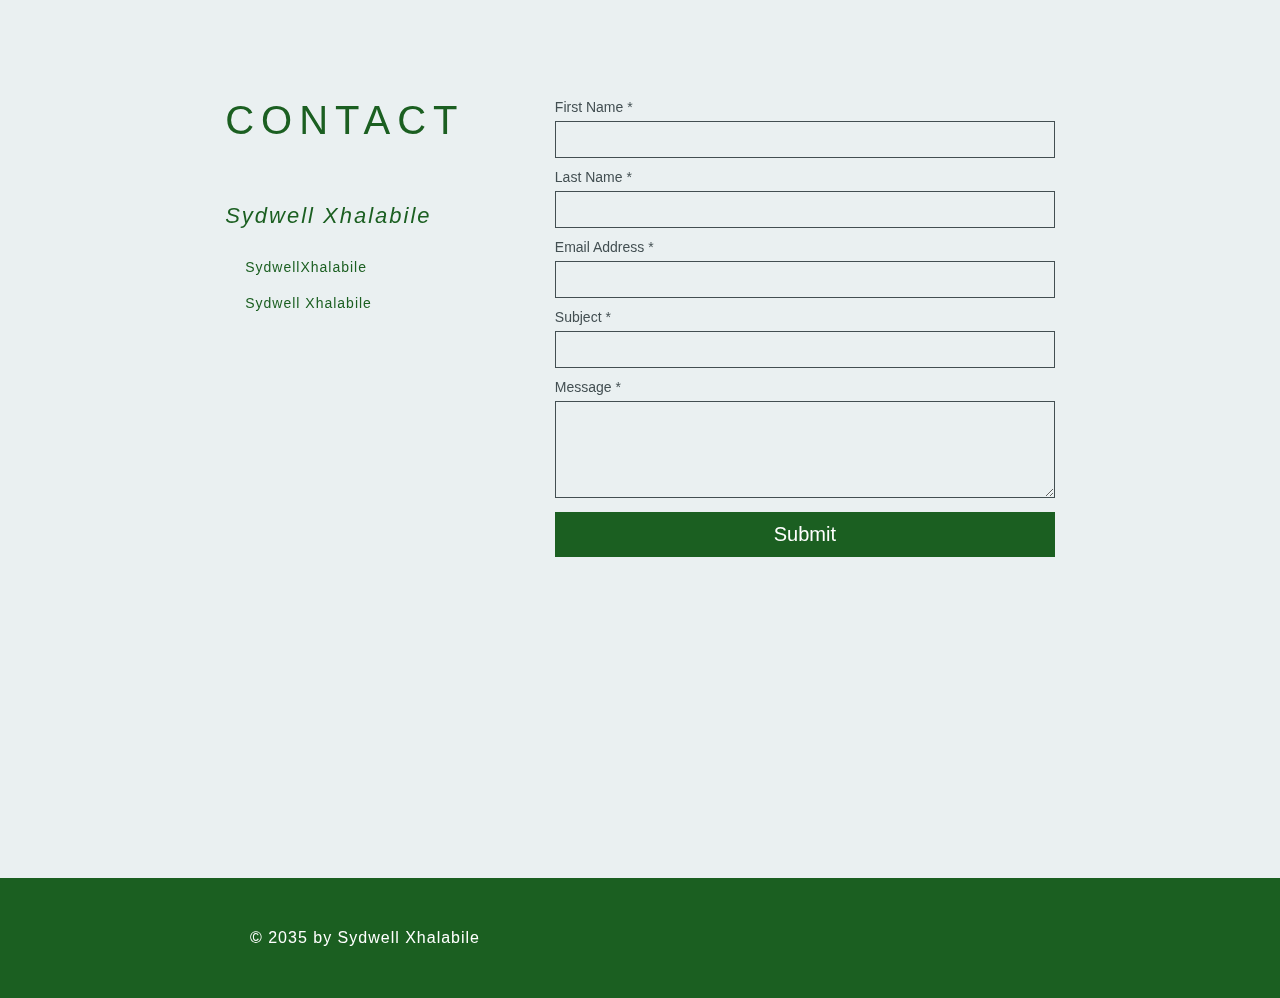
<file: South Africa.html>
<!DOCTYPE html>
<html lang="en">
  <head>
    <meta charset="UTF-8" />
    <meta name="viewport" content="width=device-width, initial-scale=1.0" />
    <link rel="stylesheet" href="styles.css" />
    <title>Sydwel Travel Photographer</title>
    <link
      rel="stylesheet"
      href="https://cdnjs.cloudflare.com/ajax/libs/font-awesome/6.5.2/css/all.min.css"
      integrity="sha512-SnH5WK+bZxgPHs44uWIX+LLJAJ9/2PkPKZ5QiAj6Ta86w+fsb2TkcmfRyVX3pBnMFcV7oQPJkl9QevSCWr3W6A=="
      crossorigin="anonymous"
      referrerpolicy="no-referrer"
    />
  </head>
  <body>
    <div class="container">
      <div class="background-img"></div>
      <div class="content">
        <!------------------Home section--------------->
        <div class="home-section">
          <div class="nav">
            <div class="logo">
              <a href="index.html">Sydwell</a>
            </div>
            <ul id="menu-list">
              <li><a href="index.html">Home</a></li>
              <li><a href="portfolio.html">Portfolio</a></li>
              <li><a href="#">Client Album</a></li>
              <li><a href="#contact">Contact</a></li>
              <i class="fa-solid fa-xmark" onclick="closemenu()"></i>
            </ul>
            <i class="fa-solid fa-bars" onclick="openmenu()"></i>
          </div>

          <div class="section-text">
            <h1>Cape Town</h1>
            <div class="limpompo-section">
              <div class="lim-text">
                <div class="numbering">0.3</div>
                <p>
                  The wildlife of the South African plains attracts the eye from
                  miles away. Exotic birds hidden behind bushes, growling lions
                  chasing their lunch, the hasty deer hopping around the fields
                  or the hippos lazing around in their newest pond of mud; all
                  seem to be tempting you towards capturing their likeness where
                  they are.
                </p>
              </div>
              <div class="lim-images">
                <div class="lim-card">
                  <img src="./images/1.jpg" alt="" />
                </div>
                <div class="lim-card">
                  <img
                    src="./images/blog-ratgeber-suedafrika-limpopo-giraffe-natucate.webp"
                    alt=""
                  />
                </div>
                <div class="lim-card">
                  <img src="./images/2.jpeg" alt="" />
                </div>
              </div>

              <div class="lim-images">
                <div class="lim-card">
                  <img src="./images/3.jpg" alt="" />
                </div>
                <div class="lim-card">
                  <img src="./images/4.avif" alt="" />
                </div>
                <div class="lim-card">
                  <img src="./images/5.jpg" alt="" />
                </div>
              </div>
            </div>
          </div>
        </div>

        <!------------------Contact section--------------->
        <div class="contact-section" id="contact">
          <div class="contact_form">
            <div class="contacts">
              <h1>CONTACT</h1>
              <h2>Sydwell Xhalabile</h2>
              <div class="inst">
                <i class="fa-brands fa-instagram"></i>
                <p>SydwellXhalabile</p>
              </div>
              <div class="face">
                <i class="fa-brands fa-facebook"></i>
                <p>Sydwell Xhalabile</p>
              </div>
            </div>
            <form class="inp-form">
              <div class="form_group">
                <label for="firstName">First Name *</label>
                <input type="text" id="firstName" name="firstName" required />
              </div>
              <div class="form_group">
                <label for="lastName">Last Name *</label>
                <input type="text" id="lastName" name="lastName" required />
              </div>
              <div class="form_group">
                <label for="email">Email Address *</label>
                <input type="email" id="email" name="email" />
              </div>
              <div class="form_group">
                <label for="subject">Subject *</label>
                <input type="text" id="subject" name="subject" required />
              </div>
              <div class="form_group">
                <label for="message">Message *</label>
                <textarea
                  id="message"
                  name="message"
                  rows="5"
                  required
                ></textarea>
              </div>
              <div class="form_group">
                <button type="submit">Submit</button>
              </div>
            </form>
          </div>
        </div>

        <!------------------Contact section--------------->
        <div class="footer">
          <p>© 2035 by Sydwell Xhalabile</p>
          <div class="icons">
            <i class="fa-brands fa-instagram"></i>
            <i class="fa-brands fa-facebook"></i>
          </div>
        </div>
      </div>
    </div>

    <script src="script.js"></script>
  </body>
</html>
</file>
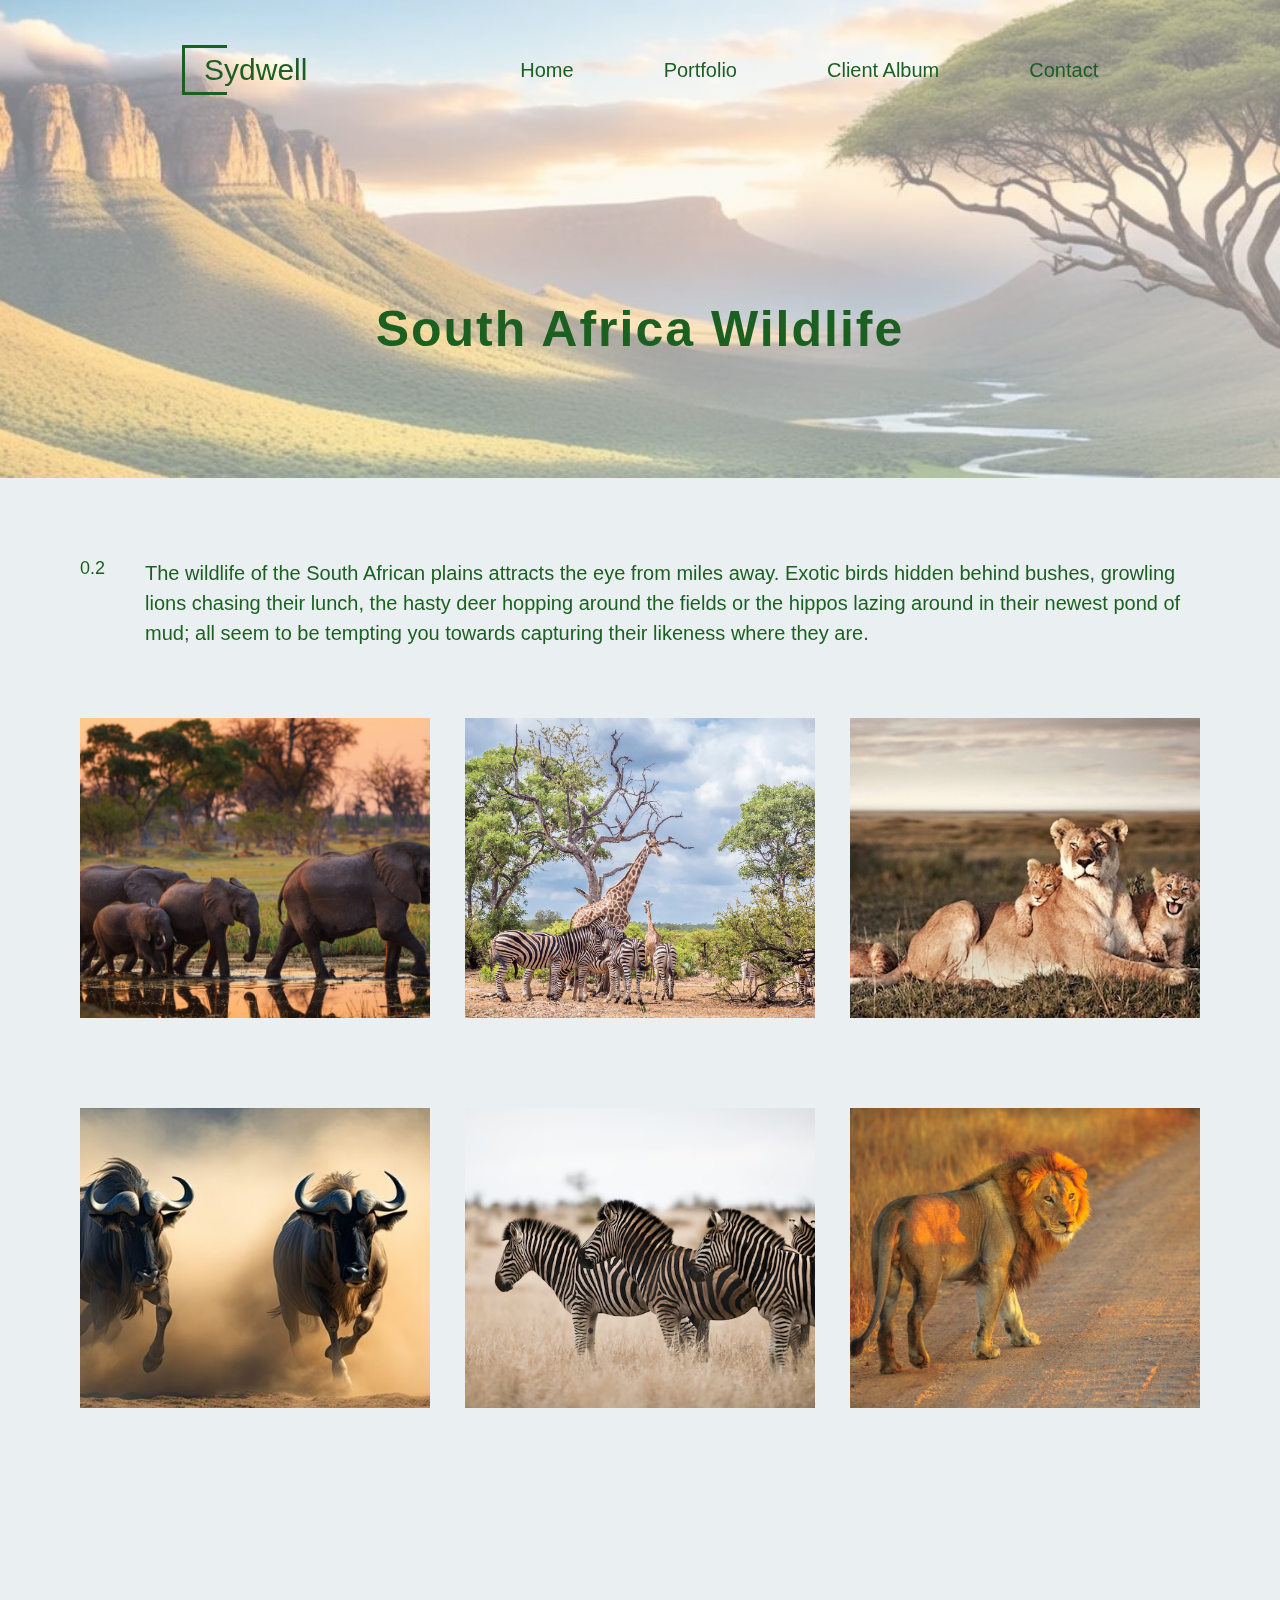
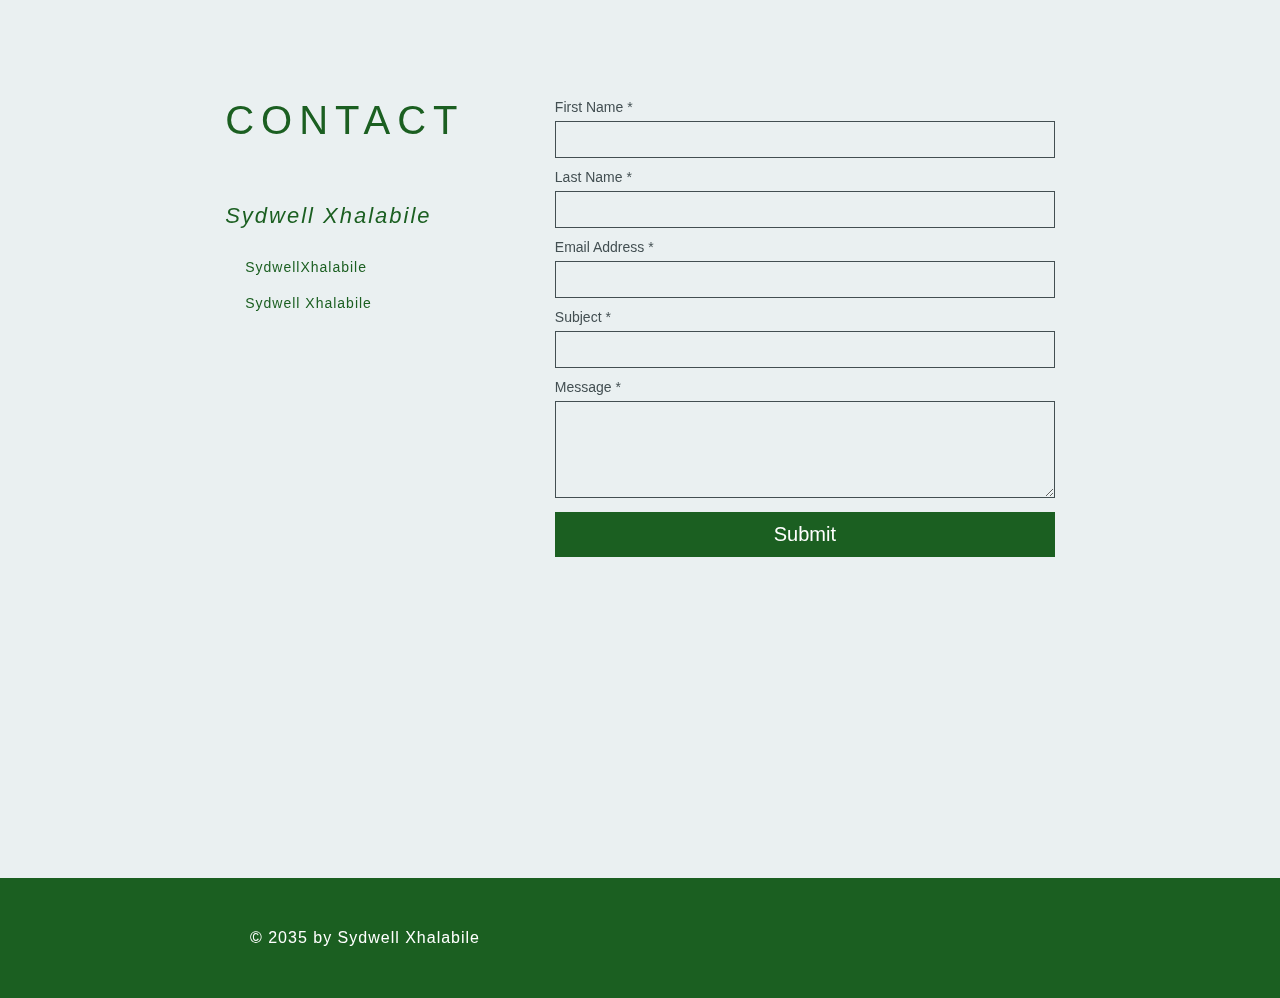
<file: south-Africa.html>
<!DOCTYPE html>
<html lang="en">
  <head>
    <meta charset="UTF-8" />
    <meta name="viewport" content="width=device-width, initial-scale=1.0" />
    <link rel="stylesheet" href="styles.css" />
    <title>Sydwel Travel Photographer</title>
    <link
      rel="stylesheet"
      href="https://cdnjs.cloudflare.com/ajax/libs/font-awesome/6.5.2/css/all.min.css"
      integrity="sha512-SnH5WK+bZxgPHs44uWIX+LLJAJ9/2PkPKZ5QiAj6Ta86w+fsb2TkcmfRyVX3pBnMFcV7oQPJkl9QevSCWr3W6A=="
      crossorigin="anonymous"
      referrerpolicy="no-referrer"
    />
  </head>
  <body>
    <div class="container">
      <div class="background-img"></div>
      <div class="content">
        <!------------------Home section--------------->
        <div class="home-section">
          <div class="nav">
            <div class="logo">
              <a href="index.html">Sydwell</a>
            </div>
            <ul id="menu-list">
              <li><a href="index.html">Home</a></li>
              <li><a href="portfolio.html">Portfolio</a></li>
              <li><a href="#">Client Album</a></li>
              <li><a href="#contact">Contact</a></li>
              <i class="fa-solid fa-xmark" onclick="closemenu()"></i>
            </ul>
            <i class="fa-solid fa-bars" onclick="openmenu()"></i>
          </div>

          <div class="section-text">
            <h1>South Africa Wildlife</h1>
            <div class="limpompo-section">
              <div class="lim-text">
                <div class="numbering">0.2</div>
                <p>
                  The wildlife of the South African plains attracts the eye from
                  miles away. Exotic birds hidden behind bushes, growling lions
                  chasing their lunch, the hasty deer hopping around the fields
                  or the hippos lazing around in their newest pond of mud; all
                  seem to be tempting you towards capturing their likeness where
                  they are.
                </p>
              </div>
              <div class="lim-images">
                <div class="lim-card">
                  <img src="./images/1.jpg" alt="" />
                </div>
                <div class="lim-card">
                  <img
                    src="./images/blog-ratgeber-suedafrika-limpopo-giraffe-natucate.webp"
                    alt=""
                  />
                </div>
                <div class="lim-card">
                  <img src="./images/2.jpeg" alt="" />
                </div>
              </div>

              <div class="lim-images">
                <div class="lim-card">
                  <img src="./images/3.jpg" alt="" />
                </div>
                <div class="lim-card">
                  <img src="./images/4.avif" alt="" />
                </div>
                <div class="lim-card">
                  <img src="./images/5.jpg" alt="" />
                </div>
              </div>
            </div>
          </div>
        </div>

        <!------------------Contact section--------------->
        <div class="contact-section" id="contact">
          <div class="contact_form">
            <div class="contacts">
              <h1>CONTACT</h1>
              <h2>Sydwell Xhalabile</h2>
              <div class="inst">
                <i class="fa-brands fa-instagram"></i>
                <p>SydwellXhalabile</p>
              </div>
              <div class="face">
                <i class="fa-brands fa-facebook"></i>
                <p>Sydwell Xhalabile</p>
              </div>
            </div>
            <form class="inp-form">
              <div class="form_group">
                <label for="firstName">First Name *</label>
                <input type="text" id="firstName" name="firstName" required />
              </div>
              <div class="form_group">
                <label for="lastName">Last Name *</label>
                <input type="text" id="lastName" name="lastName" required />
              </div>
              <div class="form_group">
                <label for="email">Email Address *</label>
                <input type="email" id="email" name="email" />
              </div>
              <div class="form_group">
                <label for="subject">Subject *</label>
                <input type="text" id="subject" name="subject" required />
              </div>
              <div class="form_group">
                <label for="message">Message *</label>
                <textarea
                  id="message"
                  name="message"
                  rows="5"
                  required
                ></textarea>
              </div>
              <div class="form_group">
                <button type="submit">Submit</button>
              </div>
            </form>
          </div>
        </div>

        <!------------------Contact section--------------->
        <div class="footer">
          <p>© 2035 by Sydwell Xhalabile</p>
          <div class="icons">
            <i class="fa-brands fa-instagram"></i>
            <i class="fa-brands fa-facebook"></i>
          </div>
        </div>
      </div>
    </div>

    <script src="script.js"></script>
  </body>
</html>
</file>
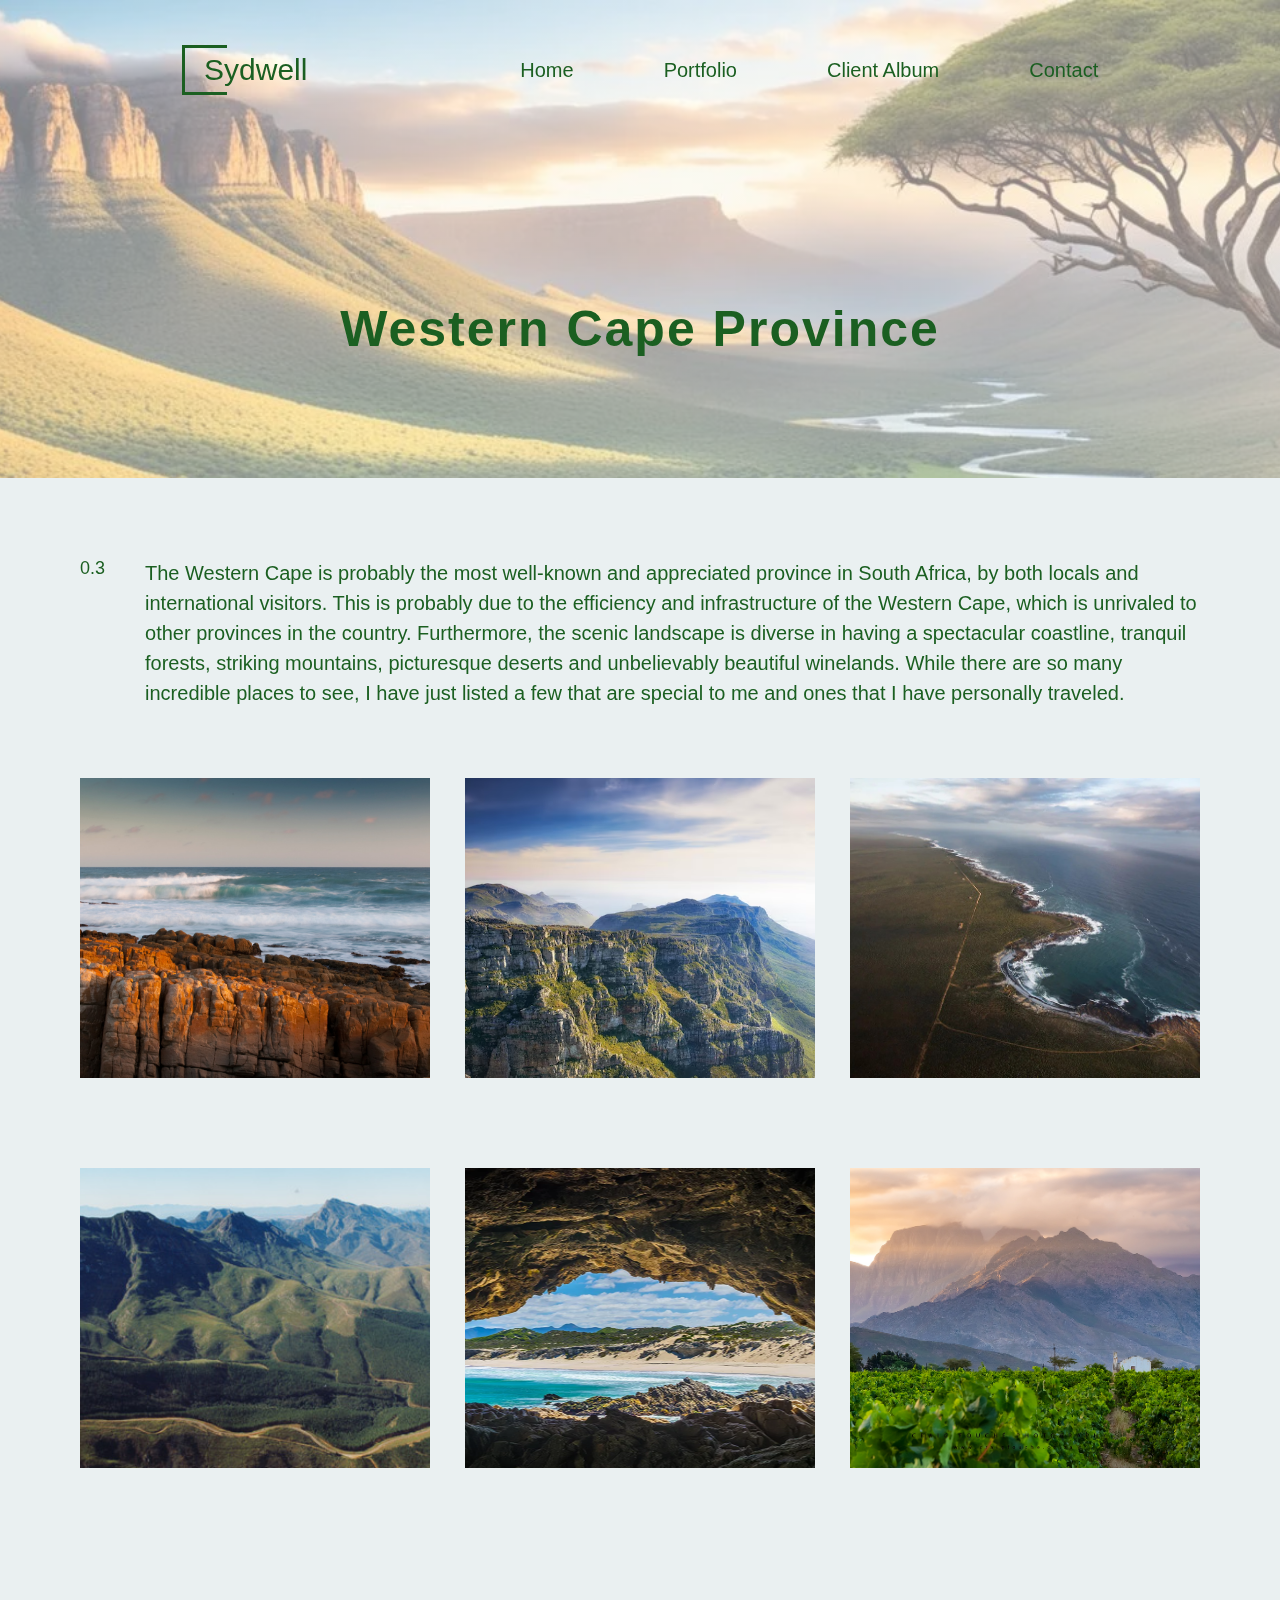
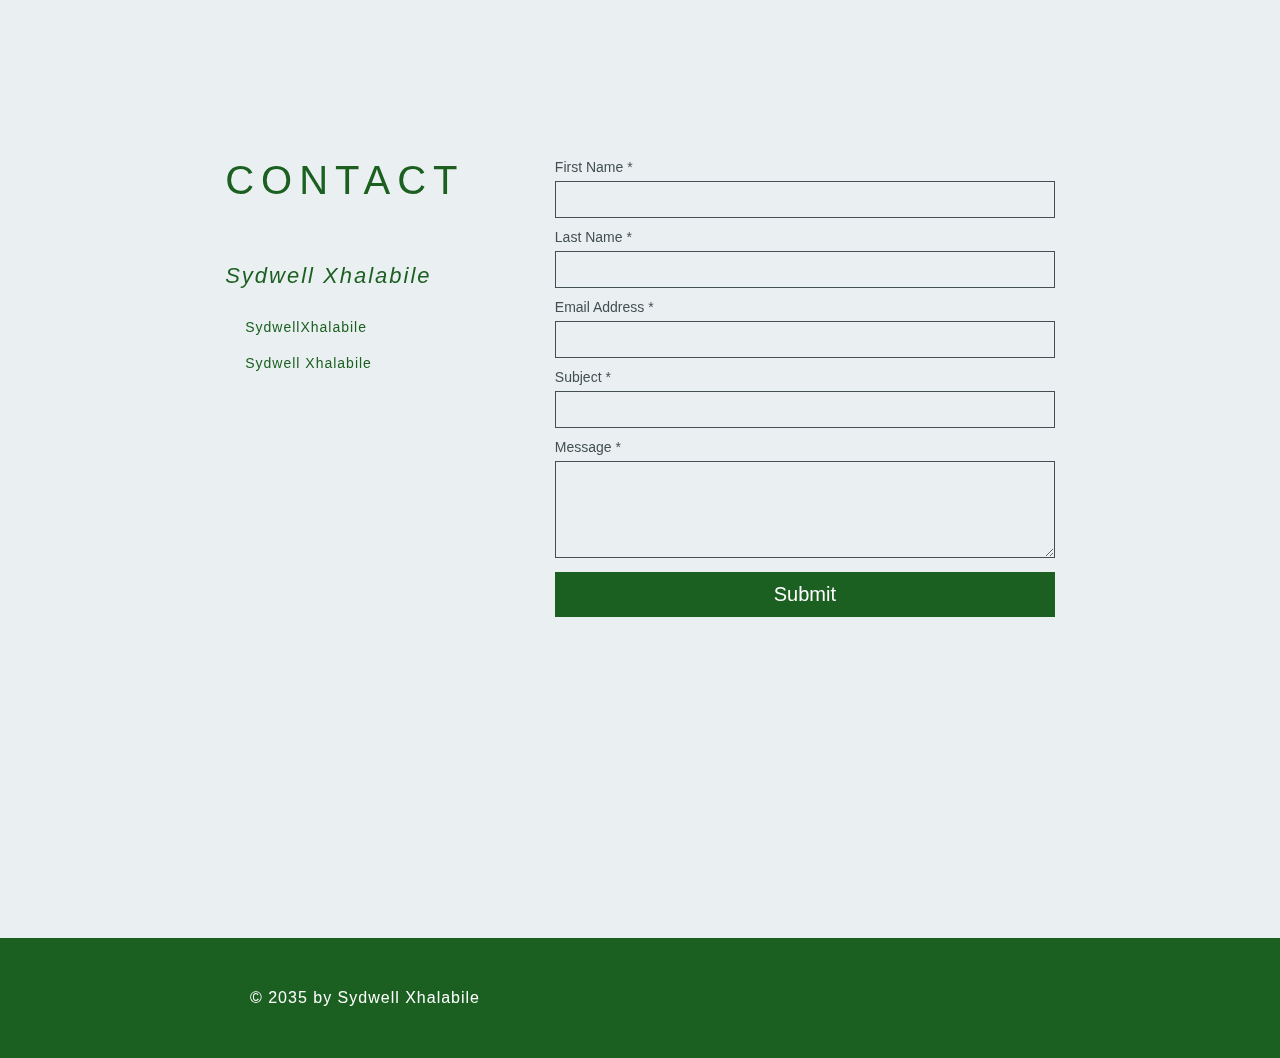
<file: western-cape.html>
<!DOCTYPE html>
<html lang="en">
  <head>
    <meta charset="UTF-8" />
    <meta name="viewport" content="width=device-width, initial-scale=1.0" />
    <link rel="stylesheet" href="styles.css" />
    <title>Sydwel Travel Photographer</title>
    <link
      rel="stylesheet"
      href="https://cdnjs.cloudflare.com/ajax/libs/font-awesome/6.5.2/css/all.min.css"
      integrity="sha512-SnH5WK+bZxgPHs44uWIX+LLJAJ9/2PkPKZ5QiAj6Ta86w+fsb2TkcmfRyVX3pBnMFcV7oQPJkl9QevSCWr3W6A=="
      crossorigin="anonymous"
      referrerpolicy="no-referrer"
    />
  </head>
  <body>
    <div class="container">
      <div class="background-img"></div>
      <div class="content">
        <!------------------Home section--------------->
        <div class="home-section">
          <div class="nav">
            <div class="logo">
              <a href="index.html">Sydwell</a>
            </div>
            <ul id="menu-list">
              <li><a href="index.html">Home</a></li>
              <li><a href="portfolio.html">Portfolio</a></li>
              <li><a href="album.html">Client Album</a></li>
              <li><a href="#contact">Contact</a></li>
              <i class="fa-solid fa-xmark" onclick="closemenu()"></i>
            </ul>
            <i class="fa-solid fa-bars" onclick="openmenu()"></i>
          </div>

          <div class="section-text">
            <h1>Western Cape Province</h1>
            <div class="limpompo-section">
              <div class="lim-text">
                <div class="numbering">0.3</div>
                <p>
                  The Western Cape is probably the most well-known and
                  appreciated province in South Africa, by both locals and
                  international visitors. This is probably due to the efficiency
                  and infrastructure of the Western Cape, which is unrivaled to
                  other provinces in the country. Furthermore, the scenic
                  landscape is diverse in having a spectacular coastline,
                  tranquil forests, striking mountains, picturesque deserts and
                  unbelievably beautiful winelands. While there are so many
                  incredible places to see, I have just listed a few that are
                  special to me and ones that I have personally traveled.
                </p>
              </div>
              <div class="lim-images">
                <div class="lim-card">
                  <img
                    src="./images/Western_cape_fynbos_photography24.jpg"
                    alt=""
                  />
                </div>
                <div class="lim-card">
                  <img src="./images/7.avif" alt="" />
                </div>
                <div class="lim-card">
                  <img
                    src="./images/pic_2_karoetjieskop-sacha-specker.jpeg"
                    alt=""
                  />
                </div>
              </div>

              <div class="lim-images">
                <div class="lim-card">
                  <img src="./images/top_pic.jpg" alt="" />
                </div>
                <div class="lim-card">
                  <img
                    src="./images/Wesgro-Beach-and-rock-surface-jpg.webp"
                    alt=""
                  />
                </div>
                <div class="lim-card">
                  <img src="./images/CFP1222-1W.jpg" alt="" />
                </div>
              </div>
            </div>
          </div>
        </div>

        <!------------------Contact section--------------->
        <div class="contact-section" id="contact">
          <div class="contact_form">
            <div class="contacts">
              <h1>CONTACT</h1>
              <h2>Sydwell Xhalabile</h2>
              <div class="inst">
                <i class="fa-brands fa-instagram"></i>
                <p>SydwellXhalabile</p>
              </div>
              <div class="face">
                <i class="fa-brands fa-facebook"></i>
                <p>Sydwell Xhalabile</p>
              </div>
            </div>
            <form class="inp-form">
              <div class="form_group">
                <label for="firstName">First Name *</label>
                <input type="text" id="firstName" name="firstName" required />
              </div>
              <div class="form_group">
                <label for="lastName">Last Name *</label>
                <input type="text" id="lastName" name="lastName" required />
              </div>
              <div class="form_group">
                <label for="email">Email Address *</label>
                <input type="email" id="email" name="email" />
              </div>
              <div class="form_group">
                <label for="subject">Subject *</label>
                <input type="text" id="subject" name="subject" required />
              </div>
              <div class="form_group">
                <label for="message">Message *</label>
                <textarea
                  id="message"
                  name="message"
                  rows="5"
                  required
                ></textarea>
              </div>
              <div class="form_group">
                <button type="submit">Submit</button>
              </div>
            </form>
          </div>
        </div>

        <!------------------Contact section--------------->
        <div class="footer">
          <p>© 2035 by Sydwell Xhalabile</p>
          <div class="icons">
            <i class="fa-brands fa-instagram"></i>
            <i class="fa-brands fa-facebook"></i>
          </div>
        </div>
      </div>
    </div>

    <script src="script.js"></script>
  </body>
</html>
</file>
<file: styles.css>
* {
  margin: 0;
  padding: 0;
  box-sizing: border-box;
  font-family: sans-serif;
}
html {
  scroll-behavior: smooth;
}
.background-img {
  width: 100%;
  height: 100vh;
  background-image: linear-gradient(
      rgb(255, 255, 255, 0.5),
      rgba(255, 255, 255, 0.5)
    ),
    url(./images/South-Africa-nature-reserves-2-1170x669.webp);
  background-position: center;
  background-size: cover;
  position: fixed;
  z-index: -1;
}
.nav {
  height: 100px;
  padding: 0 80px;
  display: flex;
  justify-content: space-around;
  align-items: center;
  padding-top: 40px;
}
.logo {
  height: 50px;
  width: 45px;
  border-bottom: 3px solid #1b5f21;
  border-left: 3px solid #1b5f21;
  border-top: 3px solid #1b5f21;
  display: flex;
  justify-content: center;
  align-items: center;
  cursor: pointer;
}
.logo a {
  text-decoration: none;
  font-size: 30px;
  font-weight: 500;
  color: #1b5f21;
  margin-right: -100px;
}
.nav ul {
  list-style: none;
  display: flex;
  justify-content: flex-start;
}
.nav ul li a {
  font-size: 20px;
  font-size: 400;
  color: #1b5f21;
  text-decoration: none;
  margin-left: 90px;
  transition: 0.5s ease;
}
.nav ul li a:hover {
  color: #5b9e61;
}

/****************sectiion text**************/
.section-text {
  padding-top: 150px;
}
.section-text h2 {
  font-size: 24px;
  font-weight: 300;
  color: #1b5f21;
  text-align: center;
  letter-spacing: 2px;
}
.section-text h1 {
  font-size: 50px;
  font-weight: 700;
  color: #1b5f21;
  text-align: center;
  letter-spacing: 2px;
  margin-top: 50px;
}
.btn {
  width: 100%;
  margin-top: 60px;
  display: flex;
  justify-content: center;
  align-items: center;
}
.btn a {
  font-size: 20px;
  font-weight: 300;
  background-color: #1b5f21;
  color: white;
  padding: 20px;
  text-decoration: none;
  transition: 0.5s ease;
}
.btn a:hover {
  color: #1b5f21;
  background-color: transparent;
  border: 1px solid #1b5f21;
}

/*******************Main Section********************/
.main-section {
  width: 100%;
  background-color: #eaf0f1;
  margin-top: 110px;
}
.album {
  display: flex;
  justify-content: space-between;
  align-items: center;
  padding: 110px 130px 0 130px;
}
.card-img {
  width: 320px;
  height: 300px;
  position: relative;
  display: flex;
  justify-content: center;
  align-items: center;
  cursor: pointer;
}
.card-img img {
  width: 100%;
  height: 100%;
  object-fit: cover;
}
.img-hover {
  position: absolute;
  top: 0;
  left: 0;
  opacity: 0;
  transition: all 1.5s ease;
}
.img-hover:hover {
  opacity: 1;
}
.card-text {
  margin-top: 20px;
}
.card-text p {
  font-size: 16px;
  font-weight: 300;
  color: #1b5f21;
  text-align: center;
  position: relative;
}
.card-text p::before {
  content: "";
  position: absolute;
  top: 25px;
  left: 135px;
  width: 50px;
  height: 1px;
  background-color: #1b5f21;
}
.card-text h1 {
  font-size: 26px;
  font-weight: 300;
  color: #1b5f21;
  text-align: center;
  font-style: italic;
  margin-top: 30px;
}

.box-section {
  width: 100%;
  height: 500px;
  margin-top: 130px;
  background-image: url(./images/beginner-photography-tips-1024x574.webp);
  background-size: cover;
  background-position: center;
  display: flex;
  justify-content: center;
  align-items: center;
  margin-top: 400px;
}
.box-text {
  width: 1200px;
  height: 370px;
  background-color: #1b5f21;
  padding: 120px;
  margin-top: -600px;
}
.box-text h1 {
  font: 40px;
  font-weight: 400;
  color: white;
  letter-spacing: 5px;
}
.box-text p {
  font: 16px;
  font-weight: 100;
  color: white;
  margin: 30px 0 0 100px;
  line-height: 25px;
  letter-spacing: 2px;
}
.box-image {
  width: 100%;
  height: 500px;
  margin-top: 50px;
}
.box-image img {
  width: 100%;
  height: 100%;
  object-fit: cover;
}

/***********contact*************/
.contact-section {
  width: 100%;
  height: 100vh;
  background-color: #eaf0f1;
  padding: 120px 200px 0 200px;
}
.contact_form {
  display: flex;
  justify-content: space-around;
  border-radius: 8px;
}
.contacts h1 {
  font-size: 40px;
  font-weight: 500;
  letter-spacing: 7px;
  color: #1b5f21;
}
.contacts h2 {
  font-size: 22px;
  font-weight: 400;
  color: #1b5f21;
  font-style: italic;
  letter-spacing: 2px;
  margin-top: 60px;
}
.inst {
  display: flex;
  justify-content: flex-start;
  align-items: center;
  margin-top: 30px;
}
.inst i {
  font-size: 24px;
  cursor: pointer;
}
.inst p {
  font-size: 14px;
  font-weight: 300;
  color: #1b5f21;
  margin-left: 20px;
  letter-spacing: 1px;
}
.face {
  display: flex;
  justify-content: flex-start;
  align-items: center;
  margin-top: 20px;
}
.face i {
  font-size: 24px;
  cursor: pointer;
}
.face p {
  font-size: 14px;
  font-weight: 300;
  color: #1b5f21;
  margin-left: 20px;
  letter-spacing: 1px;
}

.inp-form {
  width: 500px;
  margin-left: 40px;
}
.form_group {
  margin-bottom: 10px;
}
.form_group label {
  font-size: 14px;
  font-weight: 400;
  color: #434f52;
}
.form_group input {
  width: 100%;
  height: 37px;
  background-color: transparent;
  border: 0.5px solid #434f52;
  margin-top: 5px;
  padding: 0 10px;
}
.form_group input:focus {
  outline: 0;
}
.form_group textarea {
  width: 100%;
  background-color: transparent;
  border: 0.5px solid #434f52;
  padding: 10px;
  margin-top: 5px;
}
.form_group textarea:focus {
  outline: 0;
}

.form_group button {
  width: 100%;
  height: 45px;
  padding: 10px;
  background-color: #1b5f21;
  color: white;
  border: none;
  font-size: 20px;
  cursor: pointer;
}

/***************Portfolio page*******************/
.portfolio-sect {
  width: 100%;
  padding: 80px 80px 0 80px;
  margin-top: 120px;
  background-color: #eaf0f1;
  display: flex;
  justify-content: center;
}
.port-card {
  margin-bottom: 60px;
}
.text {
  display: flex;
  justify-content: flex-start;
  align-items: center;
}
.num {
  font-size: 12px;
  font-weight: 100;
  color: #1b5f21;
  position: relative;
}
.num::before {
  content: "";
  position: absolute;
  top: 20px;
  left: 3px;
  width: 10px;
  height: 1px;
  background-color: #1b5f21;
}
.text p {
  font-size: 26px;
  font-weight: 100;
  color: #1b5f21;
  font-style: italic;
  margin-left: 15px;
}
.text a {
  text-decoration: none;
}
.text i {
  font-size: 40px;
  color: #1b5f21;
  margin-left: 30px;
  cursor: pointer;
  transition: 0.5s ease;
}
.text i:hover {
  transform: scale(1.1);
}
.port-img {
  width: 850px;
  height: 450px;
  margin-top: 35px;
}
.port-img img {
  width: 100%;
  height: 100%;
  object-fit: cover;
}

/******************Limpompo Section********************/
.limpompo-section {
  width: 100%;
  padding: 80px;
  margin-top: 120px;
  background-color: #eaf0f1;
}
.lim-text {
  display: flex;
  justify-content: flex-start;
}
.numbering {
  font-size: 18px;
  font-weight: 100;
  color: #1b5f21;
}
.lim-text p {
  font-size: 20px;
  font-weight: 100;
  color: #1b5f21;
  line-height: 30px;
  margin-left: 40px;
}
.lim-images {
  display: flex;
  justify-content: space-between;
  align-items: center;
  margin: 70px 0 90px 0;
}
.lim-card {
  width: 350px;
  height: 300px;
}
.lim-card img {
  width: 100%;
  height: 100%;
  object-fit: cover;
}

/************Client Album***************/
.client-sect {
  width: 100%;
  height: 100vh;
  background-color: #eaf0f1;
  padding: 80px;
  margin-top: 120px;
}
.album-card {
  display: flex;
  justify-content: space-between;
}
.client-img {
  width: 350px;
  height: 350px;
}
.client-img img {
  width: 100%;
  height: 100%;
  object-fit: cover;
}
.client-card h2 {
  font-size: 22px;
  font-weight: 300;
  color: #1b5f21;
  font-style: italic;
  text-align: center;
  margin-top: 25px;
}
.client-card p {
  font-size: 14px;
  font-weight: 100;
  color: #1b5f21;
  text-align: center;
  margin-top: 15px;
}

/************Footer***************/
.footer {
  height: 120px;
  width: 100%;
  background-color: #1b5f21;
  display: flex;
  justify-content: space-around;
  align-items: center;
}
.footer p {
  font-size: 16px;
  color: white;
  letter-spacing: 1px;
}
.icons {
  display: flex;
  justify-content: center;
  align-items: center;
}
.icons i {
  font-size: 24px;
  color: white;
  margin-left: 25px;
}
.nav .fa-solid {
  display: none;
}

@media only screen and (max-width: 600px) {
  .nav {
    padding: 50px;
    justify-content: space-between;
  }
  .nav ul {
    background-color: #1b5f21;
    position: fixed;
    top: 0;
    right: -200px;
    width: 200px;
    height: 100vh;
    flex-direction: column;
    padding: 50px 0;
    z-index: 2;
    transition: right 0.5s;
  }
  .nav ul li {
    display: block;
    margin-top: 40px;
  }
  .nav ul li a {
    color: white;
    margin-left: 25px;
  }
  .nav ul .fa-solid {
    color: white;
    position: absolute;
    top: 25px;
    left: 25px;
    cursor: pointer;
  }
  .nav .fa-solid {
    display: block;
    font-size: 25px;
    color: #1b5f21;
    cursor: pointer;
  }

  /****************sectiion text**************/
  .section-text {
    padding: 130px 0px 0 0px;
  }
  .section-text h2 {
    font-size: 16px;
  }
  .section-text h1 {
    font-size: 30px;
    line-height: 45px;
    margin-top: 40px;
  }

  /*******************Main Section********************/
  .album {
    flex-direction: column;
    padding: 110px 30px 0 30px;
  }
  .card {
    margin-top: 70px;
  }
  .card-text h1 {
    font-size: 24px;
    margin-top: 25px;
  }

  .box-text {
    width: 400px;
    height: 300px;
    padding: 30px;
  }
  .box-text h1 {
    font-size: 30px;
  }
  .box-text p {
    font-size: 12px;
    font-weight: 100;
    color: white;
    margin: 20px 0 0 30px;
    line-height: 25px;
    letter-spacing: 2px;
  }

  /***********contact*************/
  .contact-section {
    padding: 120px 30px 0 30px;
  }
  .contacts h1 {
    font-size: 22px;
    letter-spacing: 5px;
  }
  .contacts h2 {
    font-size: 14px;
  }
  .inst p {
    font-size: 12px;
    margin-left: 18px;
  }
  .face {
    margin-top: 15px;
  }
  .face p {
    font-size: 12px;
    margin-left: 15px;
  }

  /***************Portfolio page*******************/
  .portfolio-sect {
    width: 100%;
    padding: 80px 80px 0 80px;
    margin-top: 120px;
    background-color: #eaf0f1;
    display: flex;
    justify-content: center;
  }
  .port-card {
    margin-bottom: 60px;
  }
  .num {
    font-size: 12px;
    font-weight: 100;
    color: #1b5f21;
    position: relative;
  }
  .num::before {
    content: "";
    position: absolute;
    top: 20px;
    left: 3px;
    width: 10px;
    height: 1px;
    background-color: #1b5f21;
  }
  .text p {
    font-size: 26px;
    font-weight: 100;
    color: #1b5f21;
    font-style: italic;
    margin-left: 15px;
  }
  .port-img {
    width: 400px;
    height: 400px;
  }
}
</file>
